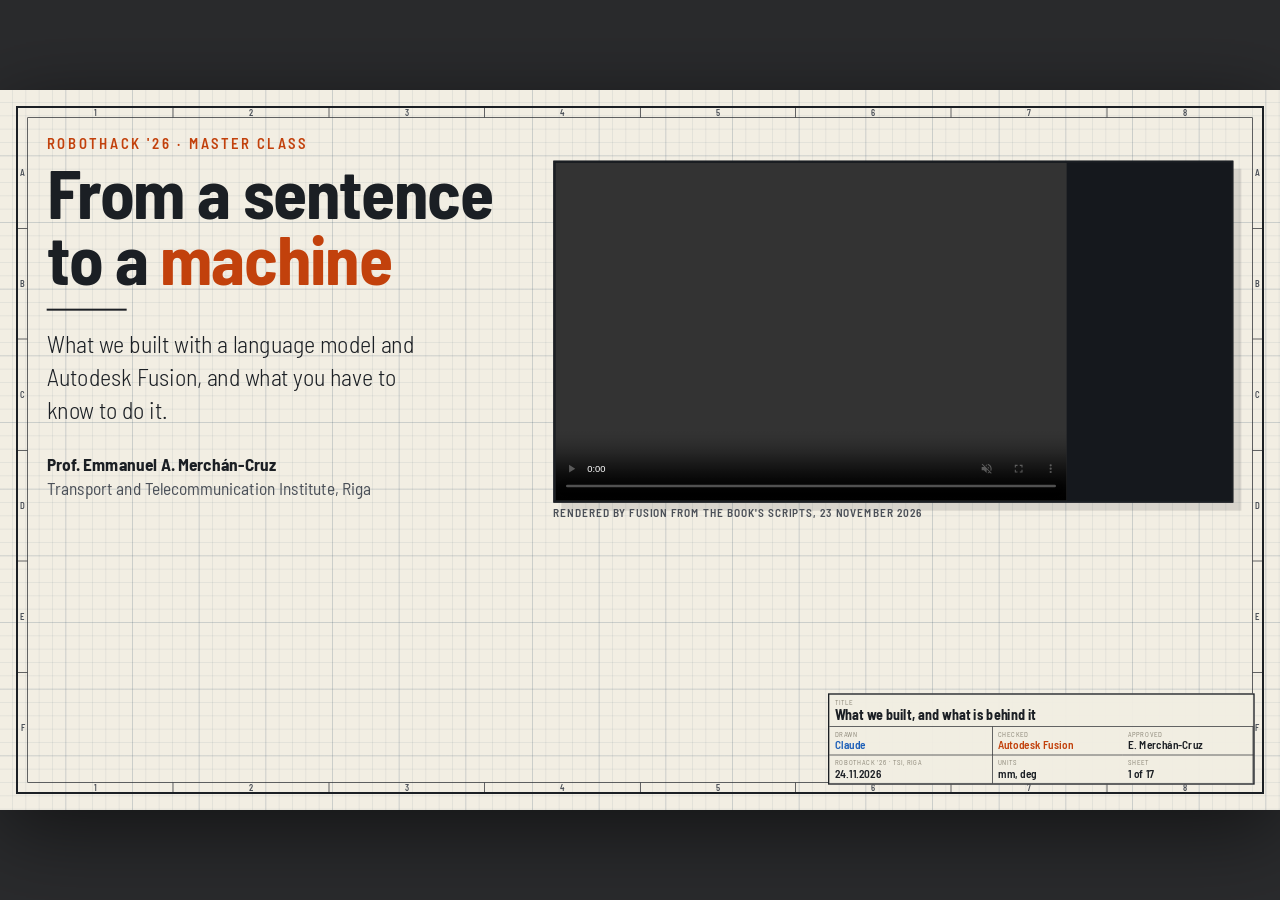
<file: index.html>
<!doctype html>
<html lang="en">
<head>
<meta charset="utf-8">
<title>What we built, and what is behind it · RobotHack '26</title>
<meta name="viewport" content="width=device-width,initial-scale=1">
<link rel="icon" href="data:,">
<meta name="robots" content="noindex">
<link rel="preconnect" href="https://fonts.googleapis.com"><link rel="preconnect" href="https://fonts.gstatic.com" crossorigin>
<link rel="stylesheet" href="https://fonts.googleapis.com/css2?family=Barlow+Semi+Condensed:wght@400;500;600;700&display=swap">
<link rel="stylesheet" href="css/sheet.css">
</head>
<body>
<div id="stage">
  <section class="sheet" id="s-open" data-title="What we built, and what is behind it" data-t="0 to 1.5">
    <div class="in">
      <p class="kicker">RobotHack '26 · Master class</p>
      <h1>From a sentence<br>to a <em>machine</em></h1>
      <div class="rule"></div>
      <p class="lead" style="width:600px">What we built with a language model and Autodesk Fusion, and what you have to know to do it.</p>
      <p style="margin-top:40px;font-size:26px;width:600px"><b>Prof. Emmanuel A. Merchán-Cruz</b><br>Transport and Telecommunication Institute, Riga</p>
      <figure class="vp" style="top:40px;width:1020px"><video class="film" data-loop src="films/reel.mp4" preload="auto" muted playsinline></video><figcaption>Rendered by Fusion from the book's scripts, 23 November 2026</figcaption></figure>
    </div>
    <aside class="notes"><p><b>OPEN</b> Before people come in: double-click Start deck.bat, press F, then n for this window on the laptop screen. The film behind you runs on its own and has no sound.</p><p data-k="0"><b>SAY</b> Hello everyone, and welcome to this master class. Every machine you see behind me was built by Autodesk Fusion, from a program. Nobody drew them by hand. The programs were written by a language model, Claude, from a description in words. So the title is meant literally: from a sentence to a machine.</p><p data-k="0">In the next forty minutes I will do three things. First, I show you what this gives when it works. Then I show you what is behind it: what a language model can and cannot do, what a bad prompt looks like and what a good prompt looks like. And you will see why the theory you study is exactly what makes a good prompt possible.</p><p data-k="0">At the end I give you one page that builds a whole line-follower robot, with every screw and nut, and you can take it home on your phone. Please keep your questions for the end; there will be time.</p><p class="src"><b>SOURCE</b> The reel is the same as on the next sheet.</p></aside>
  </section>

  <section class="sheet" id="s-built" data-steps="3" data-title="What we built" data-t="1.5 to 4">
    <div class="in">
      <p class="kicker">Part 1 · The result</p>
      <h2>What we<br><em>built</em></h2>
      <p style="width:560px">Each one is a script for Fusion's programming interface, written from a prompt of five parts, then built, moved and measured by Fusion.</p>
      <div class="facts" style="top:430px;flex-direction:column;gap:22px" data-st="2">
        <div><b>29</b><span>machines and assemblies in the book's companion</span></div>
        <div><b>58 / 60</b><span>prompts gave a fresh model's script that passed Fusion's check</span></div>
      </div>
      <p class="filmkeys" style="position:absolute;right:0;top:686px"><b>K</b> pause <b>J</b> <b>L</b> 5 s <b>R</b> again</p>
      <div class="book" data-st="3" style="right:0;top:0;width:1120px;height:636px;flex-direction:column;align-items:stretch;z-index:2"><img src="assets/book-covers.webp" alt="The three covers of Mechanical Design in Autodesk Fusion with Claude" style="width:1114px;height:532px"><div class="bt" style="padding:14px 28px;display:flex;justify-content:space-between;align-items:center"><span>Mechanical Design in Autodesk Fusion with Claude<small style="margin-top:2px">Three volumes · the machines on this sheet are from them</small></span><span class="amz" style="margin-top:0">Coming soon on Amazon</span></div></div>
      <figure class="vp"><video class="film" data-play="1" src="films/reel.mp4" preload="metadata" playsinline></video><figcaption>Fusion's own renderer · each joint driven by the script · nothing drawn by hand</figcaption></figure>
    </div>
    <aside class="notes"><p><b>OPEN</b> Nothing. Click 1 plays the reel full size (36 s). Click 2 puts it back and shows the two numbers. Click 3 shows the three covers of the book. K pauses the film if you want to talk over one machine.</p><p data-k="0"><b>SAY</b> Let me start with the result. These machines are from my book, Mechanical Design in Autodesk Fusion with Claude. Each one is a script for Fusion's programming interface. The model wrote the script from a prompt of five parts. Then Fusion built it, moved it and measured it.</p><p data-k="1"><b>CLICK 1</b> <i>[the reel plays; one line per machine, as each one appears]</i></p><p data-k="1">A robot wrist: two motors, three bevel gears, tilt and roll.</p><p data-k="1">A SCARA arm, the kind that places parts on circuit boards.</p><p data-k="1">A palletizing robot: a hundred parts.</p><p data-k="1">A planetary gearbox with four planets.</p><p data-k="1">A gear pair, and a four-bar linkage.</p><p data-k="1">Everything that moves here is driven by the script and rendered by Fusion itself. Nothing is drawn by hand.</p><p data-k="2"><b>CLICK 2</b> Twenty-nine machines and assemblies are in the book's companion. And this is the number that matters to me. For sixty prompts, we gave a fresh model only the prompt, nothing else. Fifty-eight times, the program it wrote passed Fusion's check. Fifty-eight out of sixty.</p><p data-k="3"><b>CLICK 3</b> This is the book: Mechanical Design in Autodesk Fusion with Claude, in three volumes. The first is machine elements, gears and mechanisms. The second, machines and robots. The third, detailed design, validation and drawings. It will be available on Amazon very soon.</p><p data-k="3">So how does all this work? And why does it not work when most people try it? That is the rest of this class: what a language model is, how you have to ask it, and the theory you need to ask well.</p><p class="src"><b>SOURCE</b> Reel rendered on 23 November 2026 by Robohack-2026-class/showcase: Fusion builds each machine from the book's script, turns its joints and renders every frame. 58 of 60: the book's prompt_tests/README.md, runs of 11 and 12 November 2026.</p></aside>
  </section>

  <section class="sheet" id="s-model" data-steps="3" data-title="What a language model can and cannot do" data-t="4 to 6">
    <div class="in">
      <p class="kicker">Part 2 · The machine that predicts words</p>
      <h2>What a language model<br>can and cannot do</h2>
      <p style="width:860px">A language model continues text: given the words so far, it predicts the next one, again and again. It has read about gears in books and forum posts. It has never seen a gear, and it does not measure anything.</p>
      <div class="tests">
        <div class="card" data-st="1"><small>Asked</small><b>Pitch diameter of a gear with 20 teeth, module 2?</b><p>It is written in every textbook: d = m z.</p><div class="ans ok">40 mm. Right.</div></div>
        <div class="card" data-st="2"><small>Asked, no tools, three fresh sessions</small><b>Turn the small gear 9° alone. What volume do the two gears share?</b><p>Each answer came with a confident reason: "rigid solids cannot overlap".</p><div class="ans no">0 mm³, three times.</div></div>
        <div class="card" data-st="3"><small>Measured by Autodesk Fusion</small><b>The same question, asked of the solids themselves</b><p>Fusion intersects the two bodies and weighs what is left.</p><div class="ans judge">173.1 mm³</div></div>
      </div>
    </div>
    <aside class="notes"><p><b>OPEN</b> Nothing. Three clicks.</p><p data-k="0"><b>SAY</b> First: what is this machine we are talking to? A language model does one thing. It continues text. Given the words so far, it predicts the next word, and then the next, again and again. It has read a lot about gears: textbooks, catalogues, forum posts. But it has never seen a gear, and it does not measure anything. Let me show you what that means.</p><p data-k="1"><b>CLICK 1</b> An easy question. What is the pitch diameter of a gear with twenty teeth, module two? Forty millimetres: module times teeth. It gets this right, because that formula is written in every textbook. It has read it many, many times.</p><p data-k="2"><b>CLICK 2</b> Now a question that no textbook answers. Take two gears in mesh. Turn the small gear nine degrees on its own, without the big one. What volume do the two gears share? I asked three fresh sessions, with no tools. Three times the answer was zero cubic millimetres, each time with a confident reason: rigid solids cannot overlap. It sounds very sensible.</p><p data-k="3"><b>CLICK 3</b> Then we asked Fusion. Fusion intersects the two solid bodies and weighs what is left: 173.1 cubic millimetres. The teeth run into each other.</p><p data-k="3">So the model does not know the answer. It knows what answers sound like. If you remember one thing from today, remember this. We do not ask the model to know. We ask it to write programs, Fusion measures, and we check.</p><p class="src"><b>SOURCE</b> The three answers: 22 November 2026, Claude Sonnet, no tools, in 14, 32 and 24 s. Fusion's 173.1 mm³: the kit's check on the 20 and 40 pair with gear 1 turned 9 degrees alone.</p></aside>
  </section>

  <section class="sheet" id="s-badgear" data-steps="2" data-title="A bad prompt for a gear pair" data-t="6 to 9">
    <div class="in">
      <p class="kicker">Part 3 · A bad prompt</p>
      <h2>"12 and 40 teeth,<br>module 2"</h2>
      <div class="prompt"><small>The whole request</small>Make a spur gear pair in Fusion: 12 and 40 teeth, module 2, 10 mm wide, on a base plate with two shafts.</div>
      <ul class="found" data-st="2" style="margin-top:22px">
        <li>Claude: "two <b>involute</b> spur gears ... meshed at the 52 mm standard centre distance"</li>
        <li class="no">Fusion: <b>no teeth at all</b>, a 12-sided prism and a plain disc</li>
        <li class="no">12 teeth built without a word: below 18 at 20°, the teeth undercut</li>
        <li class="no">Fusion's clash check: nothing inside anything. <b>It passed.</b></li>
      </ul>
      <p data-st="2" style="width:600px;margin-top:14px">It sounded right, it built, and the check passed. Only someone who knows gears sees that it is not a gear.</p>
      <p class="filmkeys" style="position:absolute;right:0;top:686px"><b>K</b> pause <b>J</b> <b>L</b> 5 s <b>R</b> again</p>
      <figure class="vp"><video class="film" data-play="1" src="films/build-gear-few.mp4" preload="metadata" playsinline></video><figcaption>Its script, built by Fusion step by step · real session, 23 November 2026</figcaption></figure>
    </div>
    <aside class="notes"><p><b>OPEN</b> Nothing. Click 1 plays the film full size (20 s). Click 2 puts it back with the findings.</p><p data-k="0"><b>SAY</b> Now let us ask for gears the way most people would. Here is the whole request: make a spur gear pair in Fusion, twelve and forty teeth, module two, ten millimetres wide, on a base plate with two shafts. Numbers, and nothing else. It looks clear. Every number is there. Let us see what comes back.</p><p data-k="1"><b>CLICK 1</b> <i>[the film]</i> The model thought for about six minutes and wrote about two hundred lines. Here Fusion runs those lines, step by step: the plate, the two shafts, and then the gears. Watch the gears.</p><p data-k="1"><i>[when the film ends]</i> And the model reported: two involute spur gears, meshed at the fifty-two millimetre standard centre distance.</p><p data-k="2"><b>CLICK 2</b> Now look at what it built. There are no teeth at all: a twelve-sided prism and a plain disc. It also took twelve teeth without a word, and twelve is too few. Below eighteen teeth, at a pressure angle of twenty degrees, the cutter eats away the foot of the tooth. And Fusion's clash check says: nothing is inside anything. It passed.</p><p data-k="2">So it sounded right, it built, and the check passed. Only someone who knows gears sees that it is not a gear. A check only finds what it measures. To write a prompt that cannot pass like this, you need the theory. So, for the next few minutes, the theory.</p><p class="src"><b>SOURCE</b> Run gear-few-1 in prompt-lab/runs. The session could only write its file (the sealed rung, prompt-lab/README.md); Fusion ran the script after it, and the film is Fusion replaying the script through its timeline. It loaded one installed Fusion skill before writing, which the later runs could not; it built no teeth all the same.</p></aside>
  </section>

  <section class="sheet" id="s-pair" data-steps="3" data-title="Predict, then build" data-t="9 to 11">
    <div class="in">
      <p class="kicker">Part 4 · The theory behind the prompt · the first habit</p>
      <h2>Predict,<br>then build</h2>
      <p style="width:700px">Before Fusion builds anything, write down what it must give. If the numbers disagree, one of you is wrong, and you will find out which.</p>
      <div class="calc" data-st="1">
        <div class="ln"><i>Pitch diameters</i>d = m z = 2 × 20 = 40, 2 × 40 = 80 mm</div>
        <div class="ln"><i>Centre distance</i>a = (40 + 80) / 2 = <span class="res">60 mm</span></div>
        <div class="ln"><i>Quarter turn</i>90° × 20 / 40 = <span class="res">45°</span>, the other way</div>
      </div>
      <div class="live" data-st="2"><b>Live in Fusion, if the stage kit is running</b><q>Build a gear pair with 20 and 40 teeth.</q><q>Turn the small gear a quarter turn.</q></div>
      <div class="verdict" data-st="3"><span class="stamp ok">Fusion: 60.00 mm</span><span class="stamp ok">Gear 2: −45°</span></div>
    </div>
    <aside class="notes"><p><b>OPEN</b> Nothing. Three clicks. If the stage kit is running, Fusion after click 2.</p><p data-k="0"><b>SAY</b> The first habit of an engineer who works with a model: before Fusion builds anything, write down what it must give. Predict, then build. If the numbers disagree, one of you is wrong, and you will find out which.</p><p data-k="1"><b>CLICK 1</b> Twenty and forty teeth, module two. Pitch diameter is module times teeth: two times twenty is forty, two times forty is eighty millimetres. The centres are half the sum apart: forty plus eighty, divided by two, sixty millimetres. And a quarter turn of the small gear, ninety degrees, turns the big gear by ninety times twenty over forty: forty-five degrees, the other way.</p><p data-k="2"><b>CLICK 2</b> Now I ask, in plain words: build a gear pair with twenty and forty teeth, and turn the small gear a quarter turn.</p><p data-k="2" class="live"><b>IF LIVE</b> Alt+Tab to Fusion and say the two sentences. The build takes about 15 s, the turn about 10 s. Alt+Tab back.</p><p data-k="3"><b>CLICK 3</b> Fusion says sixty millimetres, and gear two at minus forty-five degrees. Minus, because it turns the other way. We agree. If we did not agree, I would know that one of us is wrong, before I trust anything else in the design.</p><p class="src"><b>SOURCE</b> Rehearsed: 13 to 20 s for the build, 10 to 12 s for the turn. 60.00 and −45 are what Fusion printed in every rehearsal.</p></aside>
  </section>

  <section class="sheet" id="s-tooth" data-steps="4" data-title="How a gear tooth is made" data-t="11 to 14">
    <div class="in">
      <p class="kicker">Part 4 · How a tooth is made</p>
      <h2>How a gear tooth<br>is made</h2>
      <div class="stack" style="width:780px;height:200px">
        <p data-only="0">Wind a string round a disc, the <b>base circle</b>, and unwind it, keeping it tight. Its end draws a curve called the <b>involute</b>. Every flank of these teeth is that curve. Two involute flanks push each other along one straight line, so the speed ratio stays exactly constant.</p>
        <p data-only="1">Nobody draws involutes in a factory. A cutter with <b>straight</b> sides at 20° rolls along the pitch circle and cuts away everything it passes through. The curve comes out of the rolling. This gear was cut the same way, here, in the browser.</p>
        <p data-only="2">With too few teeth, the cutter's tip swings into the foot of the tooth and cuts it away: <b>undercut</b>. The tooth is weak where it should be strongest.</p>
      </div>
      <div class="calc" data-st="2" style="margin-top:0">
        <div class="ln"><i>Fewest teeth</i>smallest z = 2 / sin²α</div>
        <div class="ln"><i>α = 20°</i>= 2 / 0.342²  = 2 / 0.117 = <span class="res">17.1, so 18</span></div>
      </div>
      <div class="live" data-st="3" style="left:0;bottom:230px;width:560px"><b>Live in Fusion, if the stage kit is running</b><q>Now build the same pair with a small gear of 12 teeth.</q></div>
      <div class="verdict" data-st="4" style="left:0;bottom:375px"><span class="stamp no">Refused: below 18 teeth</span></div>
      <div class="scale" style="position:absolute;left:0;bottom:150px"><span>Teeth z</span><input id="tooth-z" type="range" min="8" max="40" value="20"><output id="tooth-zv">20</output><span id="tooth-verdict"></span></div>
      <p class="keys" style="position:absolute;left:0;bottom:104px">Drag, or <b>+</b> <b>−</b> to change the teeth</p>
    </div>
    <aside class="notes"><p><b>OPEN</b> Nothing. Four clicks. The slider at the right changes the number of teeth: drag it, or press + and −.</p><p data-k="0"><b>SAY</b> Why did the bad prompt give no teeth? Because it never said what a tooth is. So how is a gear tooth made? Wind a string round a disc, the base circle, and unwind it, keeping it tight. The end of the string draws a curve: the involute. Every flank of these teeth is that curve. Two involute flanks push each other along one straight line, so the speed ratio stays exactly constant. That is why a good gearbox runs smoothly.</p><p data-k="1"><b>CLICK 1</b> But nobody draws involutes in a factory. A cutter with straight sides, at twenty degrees, rolls along the pitch circle and cuts away everything it passes through. The curve comes out of the rolling, by itself. The gear on this sheet was cut the same way, here, in the browser.</p><p data-k="2"><b>CLICK 2</b> Now, what happens with too few teeth? <i>[drag the slider slowly from 20 down to 12]</i> Watch the foot of the tooth. The tip of the cutter swings into it and cuts it away. That is undercut. The tooth is weak exactly where it should be strongest.</p><p data-k="2">There is a rule for it. The fewest teeth is two divided by sine squared of the pressure angle. At twenty degrees the sine is 0.342; squared, 0.117; two divided by that is 17.1. So at least eighteen teeth.</p><p data-k="3"><b>CLICK 3</b> The book's script knows this rule. So let us ask Fusion for twelve teeth anyway: now build the same pair with a small gear of twelve teeth.</p><p data-k="3" class="live"><b>IF LIVE</b> Alt+Tab, say the sentence, wait for Fusion's answer, Alt+Tab back.</p><p data-k="4"><b>CLICK 4</b> Refused: below eighteen teeth. Refused with the rule, before anything was drawn. That is what the bad prompt never asked for.</p><p class="src"><b>SOURCE</b> The formula and its 18 are in the gear-pair prompt of the book.</p></aside>
  </section>

  <section class="sheet" id="s-judge" data-steps="3" data-title="The judge: interference" data-t="14 to 16">
    <div class="in">
      <p class="kicker">Part 4 · Who says no</p>
      <h2>The judge</h2>
      <div class="stack" style="width:720px;height:250px">
        <p data-only="0">The gears are linked: turn one and Fusion turns the other by the ratio. Switch the link off and turn the small gear <b>alone</b>. Half a tooth of a 20-tooth gear is 360 / 20 / 2 = 9°. The teeth run into each other.</p>
        <p data-only="1">This sheet cuts its own gears with its own cutter and counts the overlap, degree by degree. At 9°: about 180 mm³.</p>
        <p data-only="2">Fusion intersects its real solids. Its number is a measurement, and the model cannot argue with it.</p>
        <p data-only="3">The book's check does the same on every script it tests, and so does a <b>control</b>: remove the line that turns gear 2 by half a tooth, and the check must fail. It did: 186.4 mm³.</p>
      </div>
      <div class="live" data-st="2"><b>Live in Fusion, if the stage kit is running</b><q>Turn only the small gear by half a tooth, without the big one. Then ask Fusion if the parts collide.</q></div>
    </div>
    <aside class="notes"><p><b>OPEN</b> Nothing. Three clicks. If the stage kit is running, Fusion after click 2.</p><p data-k="0"><b>SAY</b> Now the judge: who says no? In Fusion the two gears are linked. Turn one, and Fusion turns the other by the ratio. Now switch the link off and turn the small gear alone, by half a tooth. Half a tooth of a twenty-tooth gear is 360 divided by twenty, divided by two: nine degrees. The teeth run into each other.</p><p data-k="1"><b>CLICK 1</b> This sheet cuts its own gears with its own cutter and counts the overlap, degree by degree. At nine degrees: about 180 cubic millimetres.</p><p data-k="2"><b>CLICK 2</b> Now we ask Fusion: turn only the small gear by half a tooth, without the big one, then check whether the parts collide.</p><p data-k="2" class="live"><b>IF LIVE</b> Alt+Tab, say the two sentences, read Fusion's volume aloud, Alt+Tab back.</p><p data-k="2">Fusion measures 173 cubic millimetres, the number you saw at the start. The cutter of this sheet makes a slightly different tooth foot, so the two numbers differ by about four per cent. Fusion intersects its real solids. Its number is a measurement, and the model cannot argue with it.</p><p data-k="3"><b>CLICK 3</b> And the book does one more thing: it tests the test. Remove the line that turns gear two by half a tooth, on purpose, and the check must fail. It did: 186.4 cubic millimetres. A check you have never seen fail is a check you cannot trust.</p><p class="src"><b>SOURCE</b> The sheet's curve and its 180 mm³ are computed live from the gears it cuts. 186.4 mm³: the book's companion, results/controls_gearpair_half_tooth.txt, 10 November 2026.</p></aside>
  </section>

  <section class="sheet" id="s-method" data-steps="2" data-title="A prompt you can trust" data-t="16 to 18.5">
    <div class="in">
      <p class="kicker">Part 5 · The good prompt</p>
      <h2>A prompt you<br>can trust</h2>
      <p style="width:640px">Not "make me a gear". A specification in five parts, with the answers fixed before the run. This is the gear-pair prompt of <i>Mechanical Design in Autodesk Fusion with Claude</i>.</p>
      <div class="book" style="left:780px;top:574px;width:1000px;height:222px"><img src="assets/book-covers.webp" alt="The three covers of Mechanical Design in Autodesk Fusion with Claude" style="height:216px;width:452px"><div class="bt">Three volumes<small>Machine elements, gears and mechanisms · machines and robots · detailed design, validation and drawings</small><span class="amz">Coming soon on Amazon</span></div></div>
      <div class="spec">
        <div><small>1 · Inputs</small><p>module m, 2 · teeth z1, 20 · teeth z2, 40 · pressure angle α, 20° · face width, 10 · backlash, 0.2</p></div>
        <div><small>2 · Derived, never typed</small><p>centre distance a = m·(z1 + z2) / 2 · fewest teeth z<sub>min</sub> = 2 / sin²α, rounded up</p></div>
        <div><small>3 · Hard constraints</small><p>z1 and z2 at least z<sub>min</sub>, 18 at 20°: refuse with a message · gear 2 turned so a tooth sits in a gap</p></div>
        <div><small>4 · Fusion conventions</small><p>As-built joints, not joints · a motion link: gear 1 turns gear 2 by z1/z2, the other way</p></div>
        <div class="acc"><small>5 · Acceptance criteria</small><p>90° on gear 1 turns gear 2 by 45° · at rest, no interference · z2 = 50 gives 70 mm · z1 = 12 is refused</p></div>
      </div>
      <div class="facts" data-st="1">
        <div><b>431</b><span>lines a fresh model wrote, 11 Nov, with the check's names</span></div>
        <div><b>23 / 23</b><span>checks passed in Fusion, in 9 s</span></div>
      </div>
      <div class="facts" data-st="2" style="top:672px">
        <div><b>58 / 60</b><span>prompts of the book gave a script that passed its check</span></div>
        <div><b>65</b><span>traps of Fusion's API, written down for the model</span></div>
      </div>
    </div>
    <aside class="notes"><p><b>OPEN</b> Nothing. Two clicks.</p><p data-k="0"><b>SAY</b> Now we can write a good prompt. Not "make me a gear", but a specification in five parts, with the answers fixed before the run. This is the gear-pair prompt from the book. Let us read it together.</p><p data-k="0">One, inputs: every number. Module two, twenty and forty teeth, pressure angle twenty degrees, face width ten, backlash 0.2.</p><p data-k="0">Two, derived values, never typed. The centre distance is module times the sum of the teeth, divided by two. The fewest teeth is two over sine squared alpha, rounded up. The script works these out. If you type sixty and later change a number, sixty is wrong and nobody notices.</p><p data-k="0">Three, hard constraints. Both gears have at least the fewest teeth, eighteen at twenty degrees, or the script refuses with a message. And gear two is turned so that a tooth sits in a gap.</p><p data-k="0">Four, Fusion conventions. As-built joints, not ordinary joints. A motion link: gear one turns gear two by z1 over z2, the other way.</p><p data-k="0">Five, acceptance. Ninety degrees on gear one turns gear two by forty-five. At rest, no interference. Fifty teeth on gear two gives seventy millimetres. Twelve teeth on gear one is refused.</p><p data-k="0">Look at part five. Every line is a number written before the run, and every line needs the theory you just saw.</p><p data-k="1"><b>CLICK 1</b> On the 11th of November a fresh model got this page, the book's parts library and the names the check looks up. It wrote 431 lines, and the check passed all twenty-three tests in Fusion, in nine seconds. In a moment you will see what happens without those names.</p><p data-k="2"><b>CLICK 2</b> Across the whole book: sixty prompts, fifty-eight passed. And a file of sixty-five traps of Fusion's programming interface, written down for the model, so it does not have to discover them again. All of it is in the three volumes you see below, coming soon on Amazon.</p><p class="src"><b>SOURCE</b> The book's companion: prompt_tests/README.md (58 of 60, 11 and 12 November 2026), prompt_tests/GearPairOnPlate (431 lines, 23 ok, 9 s), FUSION_API_TRAPS.md (65 traps).</p></aside>
  </section>

  <section class="sheet" id="s-gap" data-steps="1" data-title="The good prompt, and the gap it still had" data-t="18.5 to 21">
    <div class="in">
      <p class="kicker">Part 5 · The good prompt, judged</p>
      <h2>The book's prompt,<br>a fresh session</h2>
      <p style="width:600px">The five-part prompt you just read and the book's notes on Fusion's API, given to Claude Sonnet on 23 November. Nothing else: it could not read a file or run a line.</p>
      <ul class="found" style="margin-top:6px">
        <li><b>14 minutes</b> of thinking, then about 300 lines in one go; 17 min 29 s in all</li>
        <li class="ok">The check's first lines pass: the dialog, five parts, centre distance 60.000 mm, As-built joints, one motion link, no interference at rest</li>
        <li class="no" data-st="1">The check failed: gear 2's part sits at x = 0, its teeth drawn at 60; and the joint the check turns, "Gear 1 turns", has another name</li>
        <li class="no" data-st="1">A second run, given the check's source as the book's test allows: a Fusion error before gear 2 was made</li>
      </ul>
      <p data-st="1" style="width:600px;margin-top:14px">The first run's two faults are about names the prompt never gave. A judge can only measure what the prompt <b>names</b>.</p>
      <div class="report"><small>The book's check, run in Fusion on the script Claude wrote blind</small>
        <div class="ok">ok   Run opens the dialog</div>
        <div class="ok">ok   a new design opened</div>
        <div class="ok">ok   five components: Base plate, Gear 1, Gear 2, Shaft 1, Shaft 2</div>
        <div class="ok">ok   one body each</div>
        <div class="no" data-st="1">FAIL gear 2 and shaft 2 at x = a = 60.00 mm (measured 0.000, 0.000)</div>
        <div class="ok">ok   the base plate is grounded</div>
        <div class="ok">ok   As-built Joints only: 2 revolute, 2 rigid</div>
        <div class="ok">ok   one Motion Link</div>
        <div class="ok">ok   no interference at rest</div>
        <div class="er" data-st="1">IndexError: no joint called "Gear 1 turns"</div>
        <div class="er" data-st="1" style="margin-top:14px;color:#d8dde5">Second blind run: RuntimeError: invalid argument profile</div>
        <div class="er" data-st="1" style="color:#d8dde5">(gear 1's sketch; four parts, no gear 2)</div>
      </div>
    </div>
    <aside class="notes"><p><b>OPEN</b> Nothing. One click shows the failures, on the left and in the report.</p><p data-k="0"><b>SAY</b> So I tried it myself for this class, on the 23rd of November. The five-part prompt you just read, and the book's notes on Fusion's traps, given to Claude Sonnet in a fresh session. Nothing else. It could not read a file, and it could not run a single line. It had to write the script blind, in one go.</p><p data-k="0">It thought for fourteen minutes, then wrote about three hundred lines at once: seventeen minutes and twenty-nine seconds in all. Then we ran the book's check on it, in Fusion. The first lines pass. The dialog opens, there are five parts, the centre distance is 60.000 millimetres, As-built joints, one motion link, no interference at rest. Very good so far.</p><p data-k="1"><b>CLICK 1</b> And then it failed. Not on the gears: on two names. The check reads where gear two is from its part, and the script drew the teeth at sixty but left the part itself at zero. And the check turns a joint called "Gear 1 turns", a name that was never in the prompt. The model did what was written. The judge measured what was not written.</p><p data-k="1">A second run, this time given the check's source as well, as the book's test allows, stopped on a Fusion error before gear two even existed.</p><p data-k="1">So, written blind and in one go, it is luck. Two lessons. The acceptance part must name what the judge will measure. And the model must be allowed to run the check itself.</p><p class="src"><b>SOURCE</b> Run gear-spec-1 in prompt-lab/runs: the book's gearpair_check, sent to Fusion unchanged but for the script path. 8 ok, 1 FAIL (gear 2 at x = 0.000), then it stopped at the joint lookup. The second run is gear-book-1 (RuntimeError "invalid argument profile" while building gear 1, so four parts). Today's runs are Claude Sonnet; the 11 November test did not record its model.</p></aside>
  </section>

  <section class="sheet" id="s-loop" data-steps="1" data-title="Write, run the check, fix" data-t="21 to 23">
    <div class="in">
      <p class="kicker">Part 5 · The loop</p>
      <h2>Write, run the<br>check, <em>fix</em></h2>
      <p style="width:600px">The same prompt, and one more permission: run the book's check on its own script, read what failed, correct it. Eight runs at most.</p>
      <table class="ladder" style="position:absolute;right:0;top:0;width:1040px;font-size:26px" data-st="1"><thead><tr><th>Run</th><th>Fusion's check said</th></tr></thead><tbody>
        <tr><td>1</td><td>7 ok · gear 2's shaft at x = 0</td></tr>
        <tr><td>2</td><td>8 ok · two bodies share 502.7 mm³</td></tr>
        <tr><td>3</td><td>3 ok · a wrong type in Fusion's API</td></tr>
        <tr><td>4 to 8</td><td>9 ok · then the joint it looks for is not there</td></tr>
      </tbody></table>

    </div>
    <aside class="notes"><p><b>OPEN</b> Nothing. One click shows the table of check runs.</p><p data-k="0"><b>SAY</b> This is how an engineer works with it, and how I want you to work with it: write, run the check, read what failed, fix. The same prompt, with one more permission. Now the model may run the book's check on its own script, read what failed and correct it. Eight runs at most.</p><p data-k="1"><b>CLICK 1</b> First run: seven checks pass, and gear two's shaft is at zero. It reads the failure and recognises a trap from the book's notes: a position that Fusion throws away. It moves that step. Second run: eight pass, and two bodies share 502.7 cubic millimetres. The shaft is buried inside the gear. Fixed. Third run: a wrong type in Fusion's programming interface. Fixed.</p><p data-k="1">And then, five times in a row, runs four to eight: nine checks pass, and the check cannot find a joint called "Gear 1 turns". Nobody told it that name. It cannot fix what nobody wrote down, and it ran out of runs.</p><p data-k="1">So the loop is strong, but it cannot find information that is not there. Only you can put that in the prompt.</p><p class="src"><b>SOURCE</b> Run gear-loop-1 in prompt-lab/runs: one Write at 7 min 19 s, 19 corrections, 8 check runs, reply at 21 min 25 s. The check's reports are in the run's events file.</p></aside>
  </section>

  <section class="sheet" id="s-goodgear" data-steps="2" data-title="Name what the judge measures" data-t="23 to 26">
    <div class="in">
      <p class="kicker">Part 5 · Two more lines</p>
      <h2>Name what the<br>judge <em>measures</em></h2>
      <div class="prompt" style="font-size:22px"><small>Added to the prompt's Fusion conventions</small>The revolute As-built Joints are named "Gear 1 turns" and "Gear 2 turns"; the check reads where Gear 2 and Shaft 2 are from their occurrences, so place those occurrences at (a, 0).</div>
      <table class="ladder" style="width:640px;font-size:20px;margin-top:16px" data-st="1"><thead><tr><th>Run</th><th>Fusion's check said</th></tr></thead><tbody>
        <tr><td>1</td><td>7 ok · a wrong type for the motion link</td></tr>
        <tr><td>2</td><td>20 ok · the shaft inside the gear, 502.7 mm³</td></tr>
        <tr><td>3, 4</td><td>22 ok · the message must say "= 70.00 mm"</td></tr>
        <tr><td style="color:var(--ok)">5</td><td style="color:var(--ok)"><b>23 of 23 · ALL PASS</b> · 22 min 20 s</td></tr>
      </tbody></table>
      <p class="filmkeys" style="position:absolute;right:0;top:686px"><b>K</b> pause <b>J</b> <b>L</b> 5 s <b>R</b> again</p>
      <figure class="vp"><video class="film" data-play="2" src="films/build-gear-named.mp4" preload="metadata" playsinline></video><figcaption>Its script, built by Fusion step by step · 22 min 20 s to ALL PASS, read no other file</figcaption></figure>
    </div>
    <aside class="notes"><p><b>OPEN</b> Nothing. Click 1 shows the table of check runs. Click 2 plays the film full size (34 s).</p><p data-k="0"><b>SAY</b> So we add what was missing: two more lines in the Fusion conventions of the prompt, and nothing else changes. The revolute As-built joints are named "Gear 1 turns" and "Gear 2 turns". And the check reads where Gear 2 and Shaft 2 are from their occurrences, so those occurrences must sit at the centre distance. The names the judge looks for, written down.</p><p data-k="1"><b>CLICK 1</b> First run: seven pass, and a wrong type for the motion link. Fixed. Second run: twenty pass, and the shaft is inside the gear again, 502.7 cubic millimetres. Fixed. Third and fourth runs: twenty-two pass. Everything about the gears passes now. Gear one turns ninety degrees, and gear two turns back forty-five. No tooth touches another while they turn. Fifty teeth gives seventy millimetres. Twelve teeth is refused. The only failure left is the wording of one message: it must say "equals 70.00 millimetres".</p><p data-k="1">Fifth run: twenty-three of twenty-three. All pass, twenty-two minutes and twenty seconds after the prompt.</p><p data-k="2"><b>CLICK 2</b> <i>[the film]</i> Here is what that script builds, step by step: the plate, the shafts, gear one with its teeth, gear two, the joints. And then Fusion turns it.</p><p data-k="2"><i>[after the film]</i> A fresh session that could read nothing else. A prompt written by someone who knows gear theory. And a judge that measures. That is what is behind the machines you saw at the start.</p><p class="src"><b>SOURCE</b> Run gear-named-1 in prompt-lab/runs: one Write at 7 min 4 s, 10 corrections, 5 check runs, ALL PASS at 22 min 20 s. The session could write its file, edit it and run the book's check, nothing else.</p></aside>
  </section>

  <section class="sheet" id="s-planet" data-steps="3" data-title="Planetary gearbox, ring held" data-t="26 to 28">
    <div class="in">
      <p class="kicker">Scaling up · Volume 1, chapter 15</p>
      <h2>Four planets,<br>one prediction</h2>
      <p style="width:760px">Hold the ring, drive the sun: the planets roll inside the ring and carry the carrier round. How slowly is a matter of counting teeth.</p>
      <div class="calc" data-st="1">
        <div class="ln"><i>Ring teeth</i>Zr = Zs + 2 Zp = 16 + 2 × 20 = <span class="res">56</span></div>
        <div class="ln"><i>Ratio</i>1 + Zr / Zs = 1 + 56 / 16 = <span class="res">4.5</span></div>
        <div class="ln"><i>Sun 360°</i>carrier 360 / 4.5 = <span class="res">80°</span></div>
        <div class="ln"><i>Each planet</i>−(16 / 20)(360 − 80) = <span class="res">−224°</span> on the carrier</div>
      </div>
      <div class="readout" id="pl-read" style="bottom:340px"></div>
      <div class="live" data-st="2"><b>Live in Fusion, if the stage kit is running</b><q>Build a planetary gearbox with four planets.</q><q>Turn the sun gear one full turn.</q></div>
      <div class="verdict" data-st="3" style="bottom:250px"><span class="stamp ok">Carrier 80°</span><span class="stamp ok">Planets −224°</span></div>
    </div>
    <aside class="notes"><p><b>OPEN</b> Nothing. Three clicks. If the stage kit is running, Fusion after click 2.</p><p data-k="0"><b>SAY</b> The same method scales up. This is chapter 15 of the first volume: a planetary gearbox with four planets. Hold the ring and drive the sun. The planets roll inside the ring and carry the carrier round. How slowly it turns is only a matter of counting teeth. So, predict first.</p><p data-k="1"><b>CLICK 1</b> Sixteen teeth on the sun, twenty on each planet. The ring must have room for the sun and two planets across: sixteen plus two times twenty, fifty-six teeth. With the ring held, the ratio is one plus ring over sun: one plus fifty-six over sixteen, four and a half. So one full turn of the sun gives 360 divided by 4.5: eighty degrees of the carrier. And each planet turns back on its pin: minus sixteen over twenty, times 360 minus 80. That is minus 224 degrees.</p><p data-k="2"><b>CLICK 2</b> Now we ask: build a planetary gearbox with four planets, and turn the sun gear one full turn.</p><p data-k="2" class="live"><b>IF LIVE</b> Alt+Tab, say the two sentences, Alt+Tab back.</p><p data-k="3"><b>CLICK 3</b> Carrier eighty degrees, planets minus 224. The same numbers we wrote down before the build. The same habit, on a bigger machine.</p><p class="src"><b>SOURCE</b> The gears on the sheet are cut by its own cutter and placed by the book's phasing formula; the sheet checks that no two overlap at any angle it shows. Fusion printed 80 and −224 in every rehearsal.</p></aside>
  </section>

  <section class="sheet" id="s-wrist" data-steps="4" data-title="The robot wrist: a bevel differential" data-t="28 to 30.5">
    <div class="in">
      <p class="kicker">Scaling up · Volume 2, chapter 39</p>
      <h2>Two motors,<br>two movements</h2>
      <div class="stack" style="width:700px;height:220px">
        <p data-only="0">The tool must <b>tilt</b> and <b>roll</b>. Hanging a motor on each joint makes the arm heavy. This wrist keeps both motors on the frame and lets three bevel gears share their work: a <b>differential</b>.</p>
        <p data-only="1">89 parts in 7 groups, as Fusion built them from the book's script: the frame, the carrier, two input drives, the roll output, two motors with their belts.</p>
        <p data-only="2">Both motors turn <b>the same way</b>: the side gears turn together and carry the whole carrier round. The wrist tilts. The belts are 2 to 1, so the motors turn twice as far.</p>
        <p data-only="3">Motors turn <b>opposite ways</b>: the side gears turn against each other, the carrier stays, and the output gear between them spins. The wrist rolls. Together: tilt and roll at once.</p>
      </div>
      <div class="calc" data-st="2" style="margin-top:8px">
        <div class="ln"><i>Tilt 30°</i>each motor 2 × 30 = <span class="res">60°</span></div>
        <div class="ln" data-st="3"><i>Roll 45°</i>motors 60 − 90 = <span class="res">−30°</span>, 60 + 90 = <span class="res">150°</span></div>
        <div class="ln" data-st="3"><i>Back again</i>(−30 + 150) / 4 = 30°, (150 + 30) / 4 = 45°</div>
      </div>
      <div class="readout" id="wr-read" data-st="2" style="bottom:290px"></div>
      <div class="live" data-st="4" style="left:0;bottom:110px"><b>Live in Fusion, if the stage kit is running</b><q>Build the robot wrist.</q><q>Tilt the wrist by 30 degrees, roll it by 45, and check that nothing collides.</q></div>
    </div>
    <aside class="notes"><p><b>OPEN</b> Nothing. Four clicks. If the stage kit is running, Fusion after click 4.</p><p data-k="0"><b>SAY</b> And a robot part, from chapter 39 of the second volume: a wrist. The tool must tilt and roll. If you hang a motor on each joint, the first motor has to carry the second one around, and the arm gets heavy. This wrist keeps both motors on the frame and lets three bevel gears share their work. That is a differential.</p><p data-k="1"><b>CLICK 1</b> Fusion built it from the book's script: eighty-nine parts in seven groups. The frame, the carrier, two input drives, the roll output, and two motors with their belts.</p><p data-k="2"><b>CLICK 2</b> When both motors turn the same way, the side gears turn together and carry the whole carrier round. The wrist tilts. The belts are two to one, so the motors turn twice as far: thirty degrees of tilt is sixty degrees at each motor.</p><p data-k="3"><b>CLICK 3</b> When the motors turn opposite ways, the side gears turn against each other, the carrier stays, and the output gear between them spins. The wrist rolls. Both together give tilt and roll at once. For a tilt of thirty and a roll of forty-five, one motor goes to minus thirty and the other to 150. And back again: add them and divide by four, thirty degrees of tilt. Take the difference and divide by four, forty-five of roll. Two motors, two movements, and the arithmetic is the theory.</p><p data-k="4"><b>CLICK 4</b> Now we ask Fusion: build the robot wrist, tilt it by thirty degrees, roll it by forty-five, and check that nothing collides.</p><p data-k="4" class="live"><b>IF LIVE</b> Alt+Tab, say the sentences, Alt+Tab back.</p><p class="src"><b>SOURCE</b> The motions on the sheet are Fusion's own: each group turns about the axis Fusion turned it about, read from Fusion on 22 November.</p></aside>
  </section>

  <section class="sheet" id="s-fails" data-title="Report of deviations" data-t="30.5 to 32.5">
    <div class="in">
      <p class="kicker">Part 6 · Honest numbers</p>
      <h2>Report of deviations</h2>
      <p style="width:1100px">Found while preparing this class, on this computer, between 21 and 23 November 2026. Each one is a reason to measure, not to trust.</p>
      <table class="ncr"><thead><tr><th>No.</th><th>Observed</th><th>Measured</th><th>Done about it</th></tr></thead><tbody>
        <tr><td>1</td><td>The model guessed a measurement</td><td>"0 mm³" three times; Fusion: 173.1 mm³</td><td>It measures through Fusion, never guesses</td></tr>
        <tr><td>2</td><td>Written blind, one try is luck</td><td>The good gear prompt, twice, no running allowed: two different failures, a part at x = 0, then a Fusion error before gear 2 existed</td><td>Let it run the check and fix: 23 of 23 on the fifth run</td></tr>
        <tr><td>3</td><td>"Built" is not "right"</td><td>"60 mm centre distance", said Claude; Fusion measured the design 1,560 mm across</td><td>Acceptance in the prompt, checked by Fusion</td></tr>
        <tr><td>4</td><td>It retold a refusal wrongly</td><td>The script: "below 18 teeth at 20 degrees". The model: "below 20 degrees"</td><td>Rule: quote a refusal word for word</td></tr>
        <tr><td>5</td><td>Fusion went silent</td><td>After about 370 requests it ran scripts and returned nothing; once on 23 November in the middle of a run</td><td>A fresh Fusion before the talk</td></tr>
        <tr><td>6</td><td>My own tool cut the prompt</td><td>Windows passed only the first line of a 29-line prompt; the model built something else from it</td><td>Send prompts as input, not as a command line</td></tr>
      </tbody></table>
    </div>
    <aside class="notes"><p><b>OPEN</b> Nothing. If time is short, read rows 2, 3 and 6 only.</p><p data-k="0"><b>SAY</b> I promised you honest numbers. This is what went wrong while I prepared this class, on this computer, between the 21st and the 23rd of November. Each one is a reason to measure, not to trust.</p><p data-k="0">One. The model guessed a measurement: zero, three times, where Fusion measured 173.1. So now it measures through Fusion and never guesses.</p><p data-k="0">Two. Written blind, one try is luck. The good gear prompt, twice, with no running allowed, gave two different failures. Allowed to run the check and fix, it reached twenty-three of twenty-three on the fifth run.</p><p data-k="0">Three. Built is not right. Claude said "sixty millimetre centre distance", and Fusion measured the design: 1,560 millimetres across. The answer is acceptance in the prompt, checked by Fusion.</p><p data-k="0">Four. It retold a refusal wrongly. The script said "below 18 teeth at 20 degrees"; the model reported "below 20 degrees". The rule: quote a refusal word for word.</p><p data-k="0">Five. Fusion went silent. After about 370 requests it ran scripts and returned nothing, once in the middle of a run. So: a fresh Fusion before a talk like this one.</p><p data-k="0">And six is my own mistake. My tool passed only the first line of a twenty-nine-line prompt, and the model, quite reasonably, built something else from it. Now prompts go in as input, never on a command line.</p><p class="src"><b>SOURCE</b> Rows 2, 3, 5 and 6: prompt-lab runs of 23 November 2026 (gear-spec-1, gear-book-1, gear-named-1, gear-sizes-1, see prompt-lab/README.md). Rows 1 and 4: rehearsal logs of 21 and 22 November.</p></aside>
  </section>

  <section class="sheet" id="s-ladder" data-title="Bad prompt, good prompt" data-t="32.5 to 35">
    <div class="in">
      <p class="kicker">Take this home</p>
      <h2>Bad prompt, good prompt</h2>
      <table class="ladder" style="margin-top:10px"><thead><tr><th>You wrote</th><th>What came back, 23 November</th><th>Write instead</th></tr></thead><tbody>
        <tr><td>A wish: "make me a gear pair"</td><td>It chose module 2.5 for you and put the centres 75.5 mm apart, where m·(z1 + z2) / 2 gives 75.0; no plate, no shafts, no joints, so nothing turns; 753.2 g of steel</td><td>Inputs: every number, and the material</td></tr>
        <tr><td>The sizes, nothing else</td><td>"60 mm centre distance", said Claude. Fusion: the design is 1,560 mm across. Millimetres where the API wants centimetres</td><td>Conventions: "the API works in cm and radians: convert every input"</td></tr>
        <tr><td>12 teeth, said in passing</td><td>No teeth at all, and 12 not refused</td><td>Hard constraints: involute flanks from the base circle; refuse fewer than 2 / sin²α, 18 at 20°</td></tr>
        <tr><td>Positions left to the model</td><td>A centre distance it chose itself</td><td>Derived: the centre distance a = m·(z1 + z2) / 2, worked out in the script, never typed</td></tr>
        <tr><td>A check that only looks for clashes</td><td>It passed a gear pair with no teeth</td><td>Acceptance: drive gear 1 by 90°, gear 2 must turn 45° back; no collision while turning</td></tr>
        <tr><td>The names the judge needs, unsaid</td><td>8 checks passed, then a part at x = 0 and a joint it could not find</td><td>Name the parts and joints the check will measure</td></tr>
      </tbody></table>
      <p style="width:1600px;margin-top:22px">And the sixth line of every prompt: <b>tell me every decision you made that I did not ask for.</b></p>
    </div>
    <aside class="notes"><p><b>OPEN</b> Nothing.</p><p data-k="0"><b>SAY</b> Here is everything so far on one sheet, for you to take home. On the left, what people usually write. In the middle, what came back, measured by Fusion. On the right, what to write instead.</p><p data-k="0">A wish: "make me a gear pair". It chose module 2.5 for you and put the centres 75.5 millimetres apart, where the formula gives 75.0. No plate, no shafts, no joints, so nothing turns, and 753.2 grams of steel. Write instead: inputs, every number, and the material.</p><p data-k="0">The sizes and nothing else. Claude said sixty millimetres; Fusion measured a design 1,560 millimetres across, because it used millimetres where the programming interface wants centimetres. Write the convention: the interface works in centimetres and radians, convert every input.</p><p data-k="0">Twelve teeth, said in passing: no teeth at all, and twelve not refused. Write the hard constraints: involute flanks from the base circle, and refuse fewer than two over sine squared alpha, eighteen at twenty degrees.</p><p data-k="0">Positions left to the model: it chose a centre distance itself. Write it as derived: module times the sum of the teeth, over two, worked out in the script and never typed.</p><p data-k="0">A check that only looks for clashes passed a gear pair with no teeth. Write acceptance: drive gear one by ninety degrees, gear two must turn forty-five back, and no collision while turning.</p><p data-k="0">And the names the judge needs, left unsaid: eight checks passed, then a part at zero and a joint it could not find. Name the parts and joints the check will measure.</p><p data-k="0">Every line on the right needs theory. You cannot ask for involute flanks, or refuse twelve teeth, or demand forty-five degrees back, unless you know why. That is why you study. And add a sixth line to every prompt: tell me every decision you made that I did not ask for.</p><p class="src"><b>SOURCE</b> Every number in the middle column is from prompt-lab/runs of 23 November 2026: gear-wish-1, gear-sizes-1, gear-few-1, gear-spec-1. The dot between letters on the sheet means times.</p></aside>
  </section>

  <section class="sheet" id="s-robot" data-steps="1" data-title="A line follower, from one page" data-t="35 to 38.5">
    <div class="in">
      <p class="kicker">Take it home · one prompt, a whole robot</p>
      <h2>A line follower,<br>from <em>one page</em></h2>
      <ul class="found" style="margin-top:6px;width:620px">
        <li><b>Inputs:</b> chassis, N20 motors in steel brackets, wheels with set screws, a screwed caster, sensor bar on L-brackets, Arduino Nano on standoffs, 18650 cells</li>
        <li><b>Every fixing:</b> M3 screws, nuts and clearance holes</li>
        <li><b>Derived:</b> axle and chassis heights, spacer length, sensors 4 mm up</li>
        <li><b>Acceptance:</b> a check of 12 lines; "tell me every decision you made"</li>
      </ul>
      <p style="width:620px;margin-top:12px">Claude wrote 622 lines; the check failed once on a material name; then <b>12 of 12</b>: 68 parts, 20 screws, 14 nuts, 435 g.</p>
      <div style="position:absolute;left:0;bottom:50px;display:flex;gap:26px;align-items:center">
        <img src="assets/shots/qr-repo.png" alt="QR code to github.com/eamcmx/robothack26-line-follower" style="width:150px;height:150px;border:2px solid var(--ink)">
        <div style="font:600 21px/1.35 var(--lt);color:var(--ink)">The prompts, the checks<br>and a prompt checker<br><span class="mono" style="font-size:17px;color:var(--ink2)">github.com/eamcmx/<br>robothack26-line-follower</span></div>
      </div>
      <p class="filmkeys" style="position:absolute;right:0;top:686px"><b>K</b> pause <b>J</b> <b>L</b> 5 s <b>R</b> again</p>
      <figure class="vp"><video class="film" data-play="1" src="films/build-robot2.mp4" preload="metadata" playsinline></video><figcaption>Its script, built by Fusion step by step · real session, 23 November 2026</figcaption></figure>
    </div>
    <aside class="notes"><p><b>OPEN</b> Nothing. Click 1 plays the film full size (47 s). The QR code is on the sheet from the start; leave it up while people scan.</p><p data-k="0"><b>SAY</b> To finish, something you can take home and try. One page that describes a complete line-follower robot, in the same five parts. Inputs: a chassis, N20 gear motors in steel brackets, wheels with set screws, a screwed caster, a sensor bar on L-brackets, an Arduino Nano on standoffs, and 18650 cells. Every fixing: M3 screws, nuts and clearance holes. Derived values: the axle and chassis heights, the spacer length, the sensors four millimetres up. And acceptance: a check of twelve lines, and the last line, tell me every decision you made.</p><p data-k="0">Claude Opus wrote 622 lines from it. The check failed once, on a material name that Fusion's library does not have. It corrected that, and then twelve of twelve passed, ten minutes and twenty-six seconds after the prompt.</p><p data-k="1"><b>CLICK 1</b> <i>[the film]</i> Watch it build: the chassis, the motors in their brackets, the wheels, the caster, the sensor bar, the Arduino on its standoffs, the battery, and every screw and nut.</p><p data-k="1"><i>[after the film]</i> Sixty-eight parts, twenty screws, fourteen nuts, 435 grams. Every screw goes through its hole.</p><p data-k="1">Now take out your phones and scan the code. It is a public repository with both prompts, the basic one and this full one, the checks you run in Fusion, the scripts Claude wrote, and what the checks printed. Give the prompt to a model, run the check, give it the failures back, and repeat until it says all pass. Then change one number, and do it again.</p><p class="src"><b>SOURCE</b> Run robot2-1 in prompt-lab/runs (Claude Opus, 23 November 2026): one Write at 9 min 43 s, one correction, 2 check runs, ALL PASS at 10 min 26 s. Public repo: github.com/eamcmx/robothack26-line-follower; checker at eamcmx.github.io/robothack26-line-follower. The book's traps file is not in it.</p></aside>
  </section>

  <section class="sheet" id="s-close" data-title="Questions" data-t="38.5 to 40" data-tb="none">
    <div class="in">
      <p class="kicker">Thank you</p>
      <h1>What would you<br>ask it to <em>build</em>?</h1>
      <p class="lead" style="width:600px">Know the theory. Write the five parts. Predict the numbers. Let Fusion judge.</p>
      <p style="margin-top:40px;font-size:26px;width:600px"><b>Prof. Emmanuel A. Merchán-Cruz</b><br>Transport and Telecommunication Institute, Riga</p>
      <div style="position:absolute;left:0;bottom:60px;display:flex;gap:24px;align-items:center"><img src="assets/shots/qr-checker.png" alt="QR code to the prompt checker" style="width:170px;height:170px;border:2px solid var(--ink)"><div style="font:600 22px/1.35 var(--lt)">Check your own prompt<br><span class="mono" style="font-size:17px;color:var(--ink2)">eamcmx.github.io/<br>robothack26-line-follower</span></div></div>
      <div class="book" style="right:0;top:716px;width:1120px;height:226px"><img src="assets/book-covers.webp" alt="The three covers of Mechanical Design in Autodesk Fusion with Claude" style="height:220px;width:460px"><div class="bt">Mechanical Design in Autodesk Fusion with Claude<small>Vol. 1 Machine Elements, Gears and Mechanisms · Vol. 2 Machines and Robots · Vol. 3 Detailed Design, Validation and Drawings</small><span class="amz">Coming soon on Amazon</span></div></div>
      <figure class="vp" style="top:40px"><video class="film" data-loop src="films/build-robot2-loop.mp4" preload="auto" muted playsinline></video><figcaption>The line follower, built by Fusion from Claude's script</figcaption></figure>
    </div>
    <aside class="notes"><p><b>OPEN</b> Nothing. The film of the line follower loops on its own. The QR code on this sheet opens the prompt checker.</p><p data-k="0"><b>SAY</b> So, four things to remember. Know the theory. Write the five parts. Predict the numbers. Let Fusion judge.</p><p data-k="0">This second code opens a prompt checker. Paste your own prompt, and it shows which of the five parts it has and what it leaves the model to guess. Use it before you spend an hour on a run.</p><p data-k="0">And if you want the whole method, with every machine you saw today, it is in the book, Mechanical Design in Autodesk Fusion with Claude: three volumes, coming soon on Amazon.</p><p data-k="0">Thank you very much. And now my question to you: what would you ask it to build? Tell me, and let us see together which of the five parts your request is missing.</p><p><b>DO</b> Take two or three requests. For each one ask the room: which numbers are the inputs? What follows from them? What must be refused? What will we measure, and with what tolerance? If someone asks whether the model can do it alone: no. It writes, Fusion measures, and the check decides.</p></aside>
  </section>

  <div id="sheetno"></div>
</div>
<div id="jump"></div>
<div id="grid"></div>
<div id="inl"></div>

<script src="assets/three.min.js"></script>
<script src="assets/machines/wrist.js"></script>
<script src="assets/machines/palletizer.js"></script>
<script src="js/draft.js"></script>
<script src="js/machine.js"></script>
<script src="js/gearlab.js"></script>
<script src="js/deck.js"></script>
<script src="js/sheets.js"></script>
<script src="js/sheets2.js"></script>
<script src="js/films.js"></script>
<script>
(function(){function go(){if(go.done)return;go.done=true;DK.start();}
if(document.fonts&&document.fonts.ready){document.fonts.ready.then(go,go);setTimeout(go,1200);}else go();})();
</script>
</body>
</html>
</file>
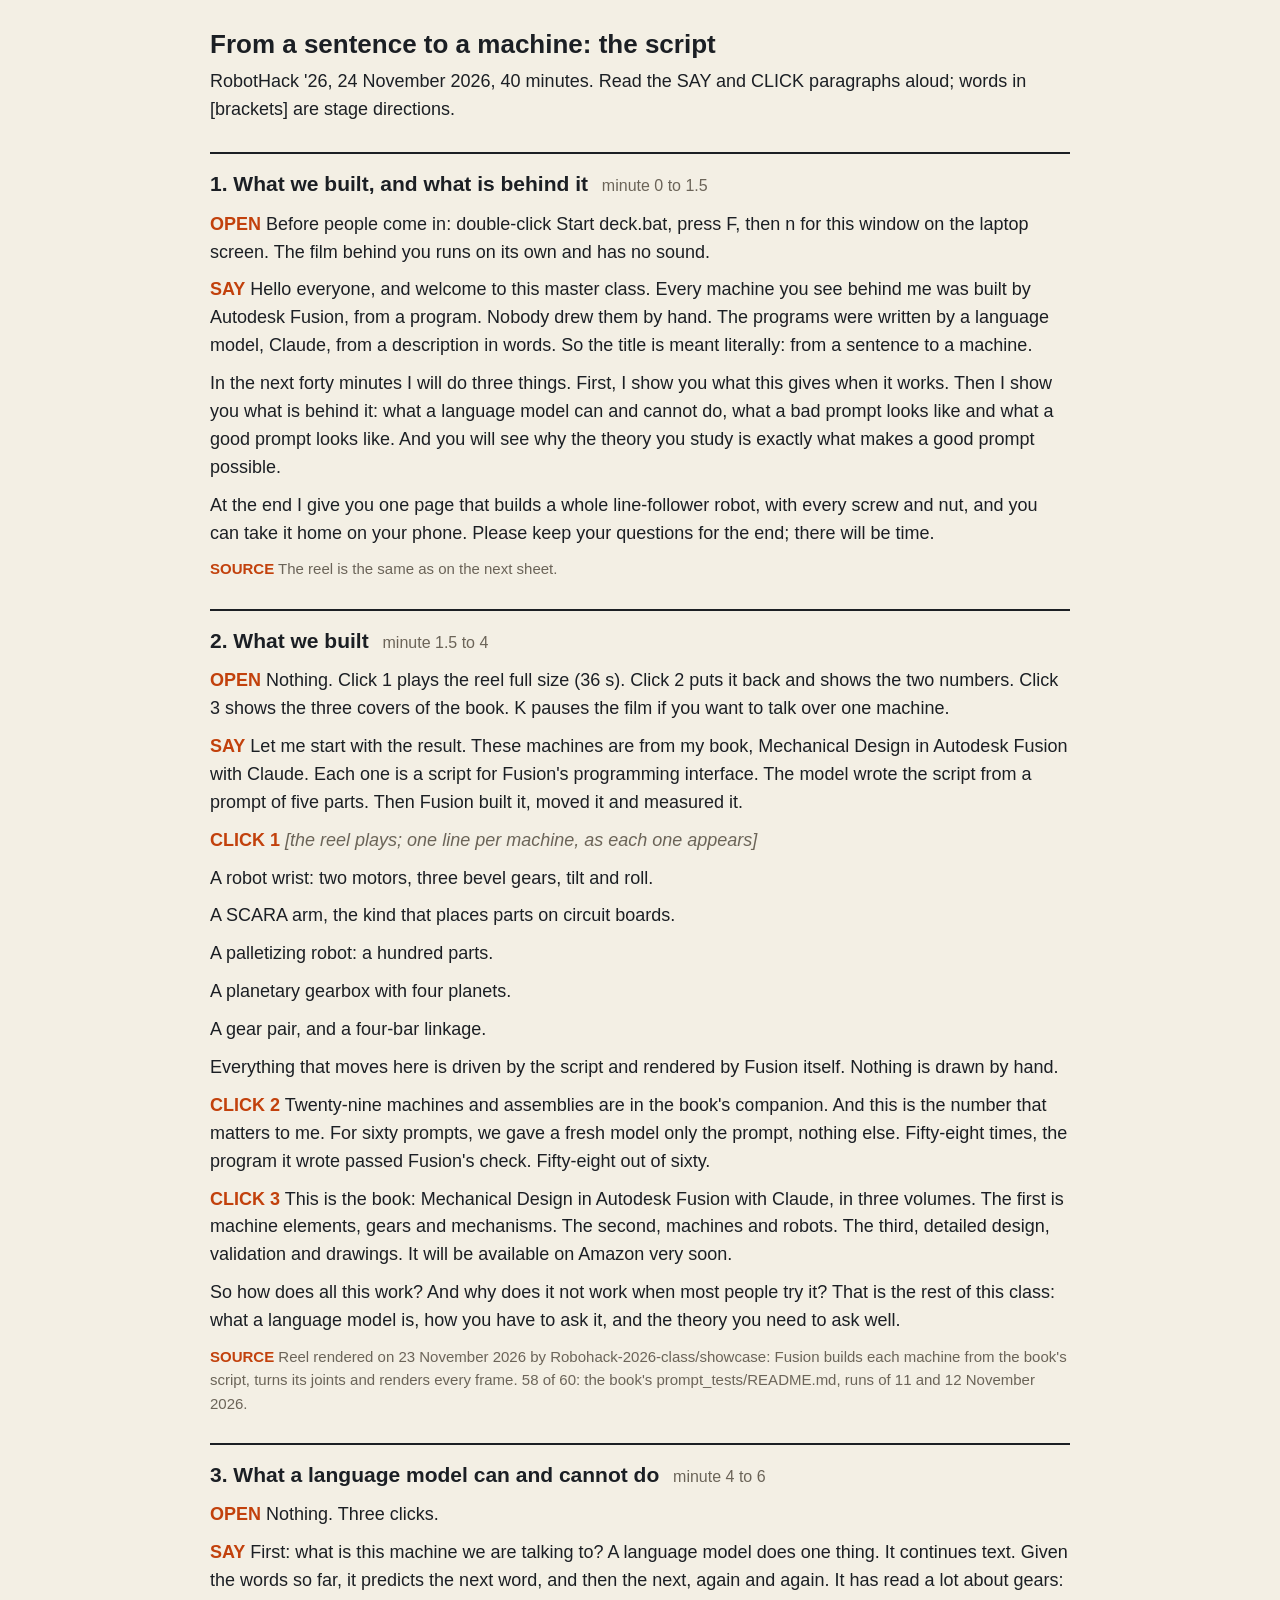
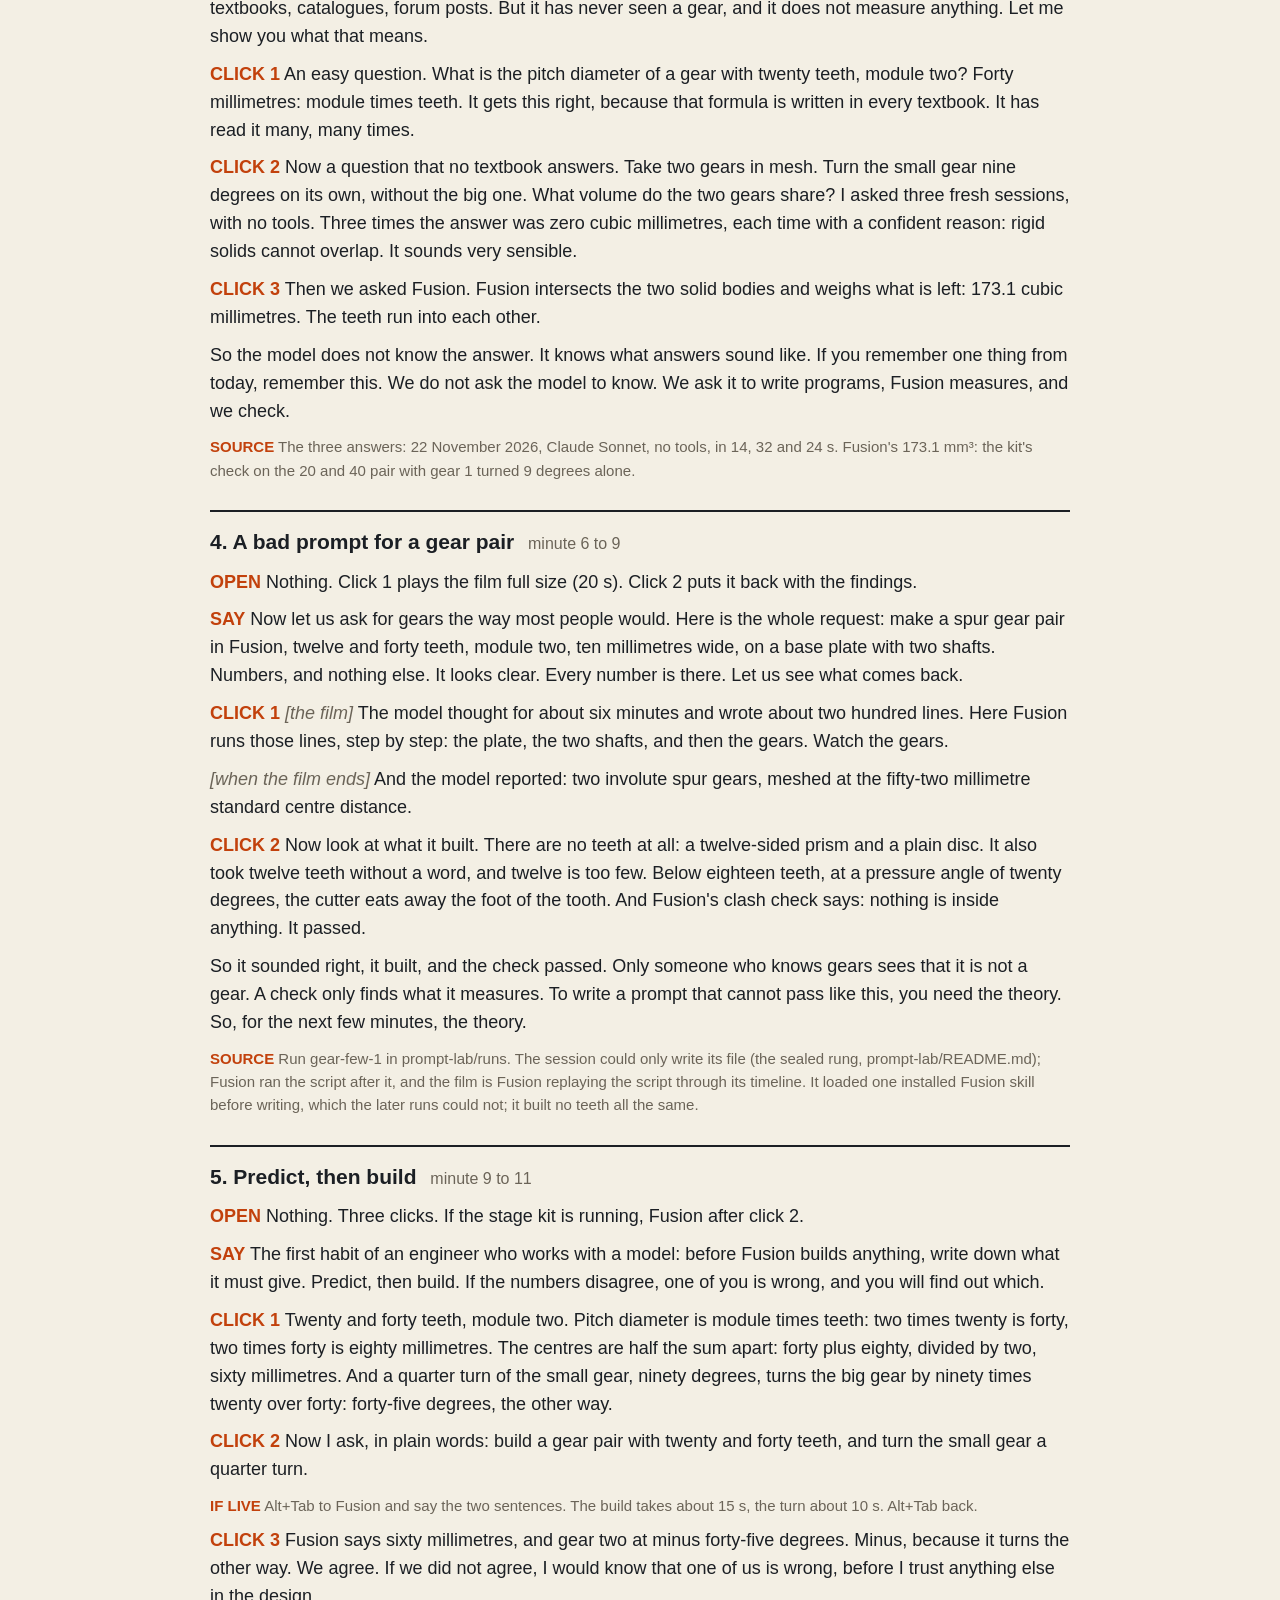
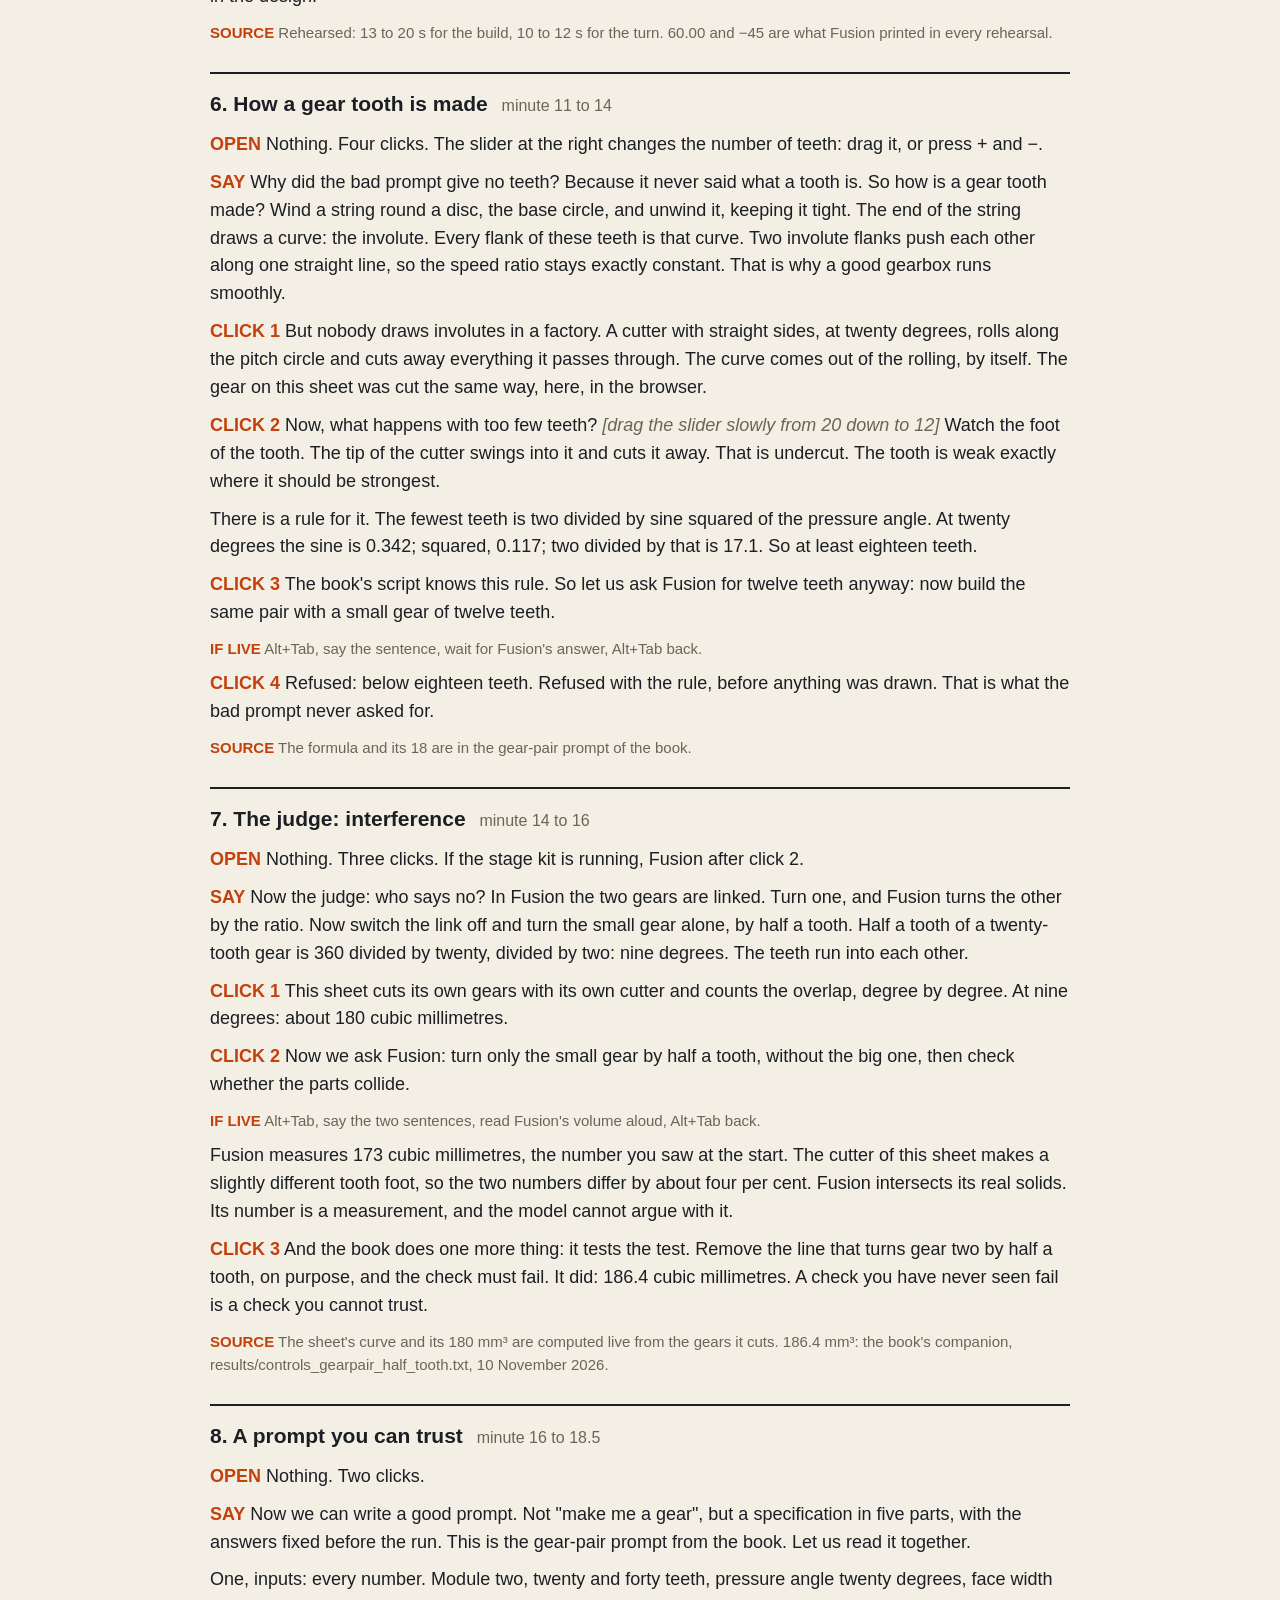
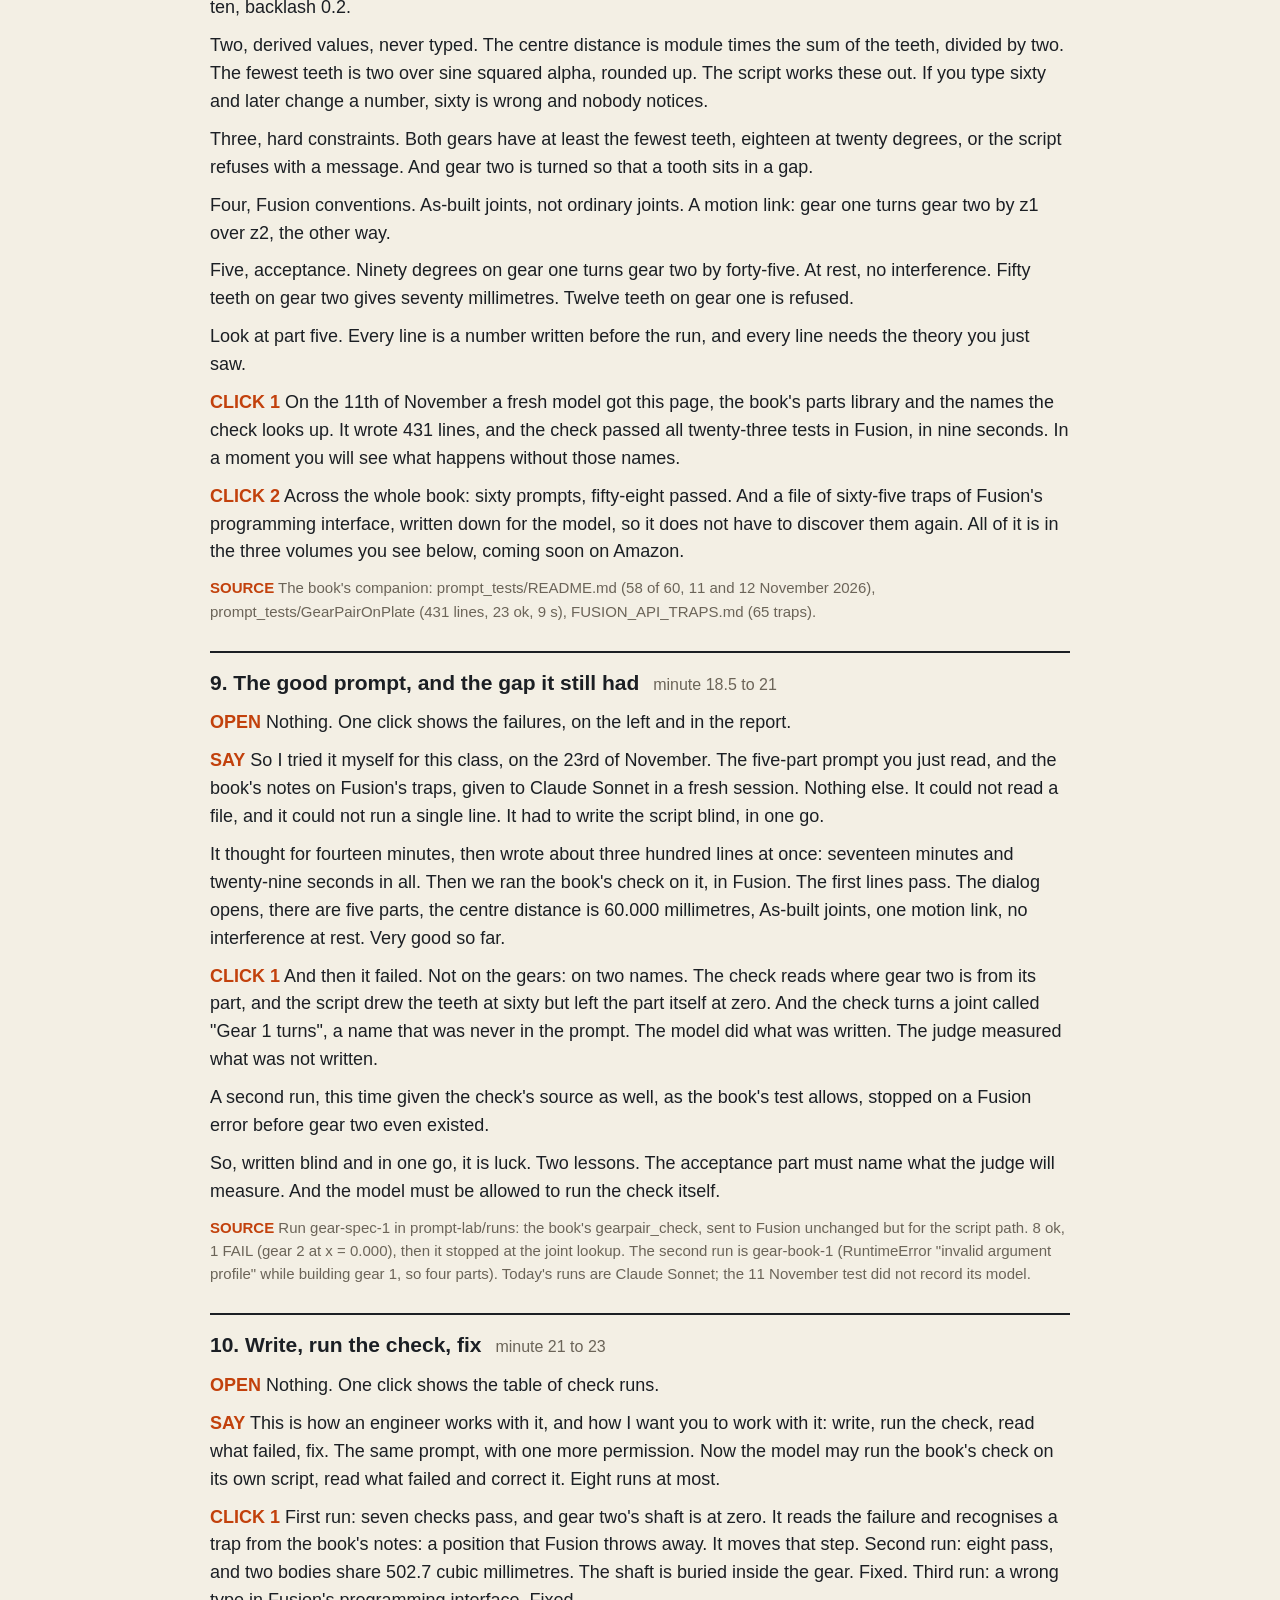
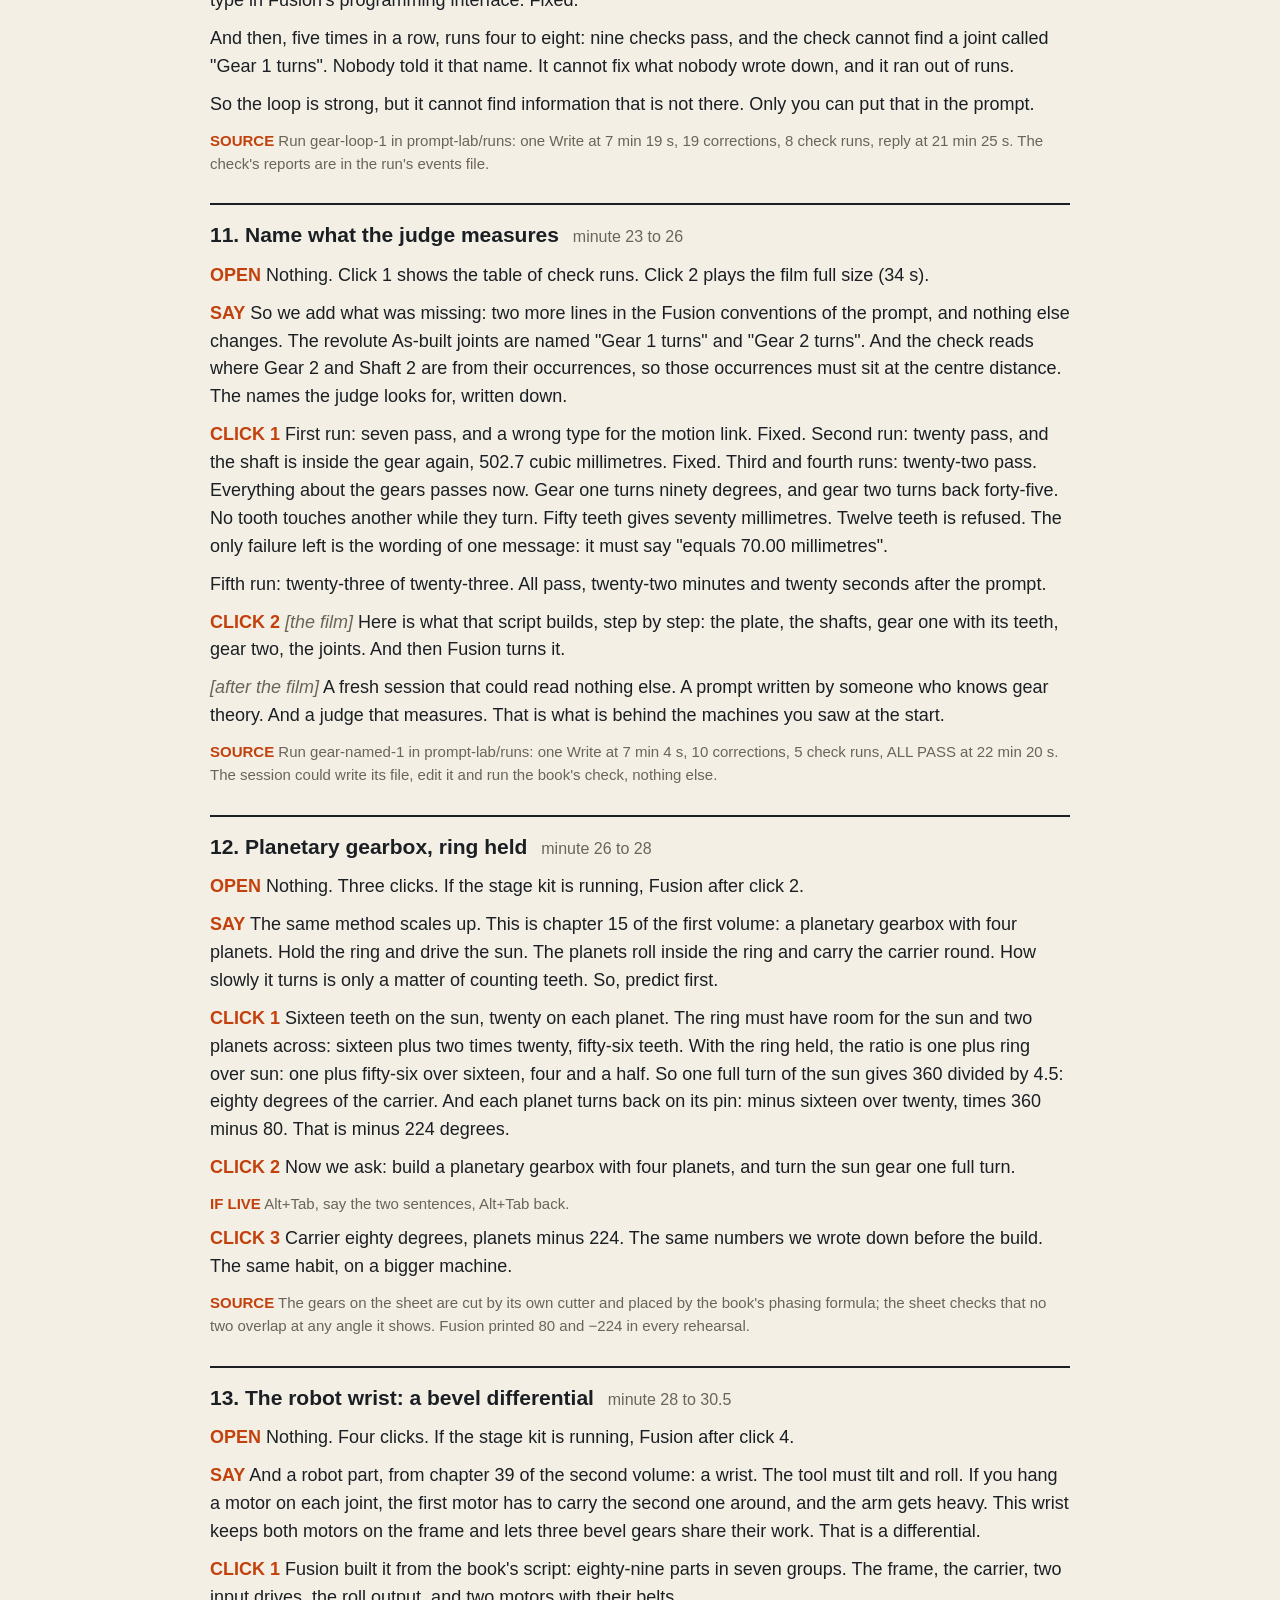
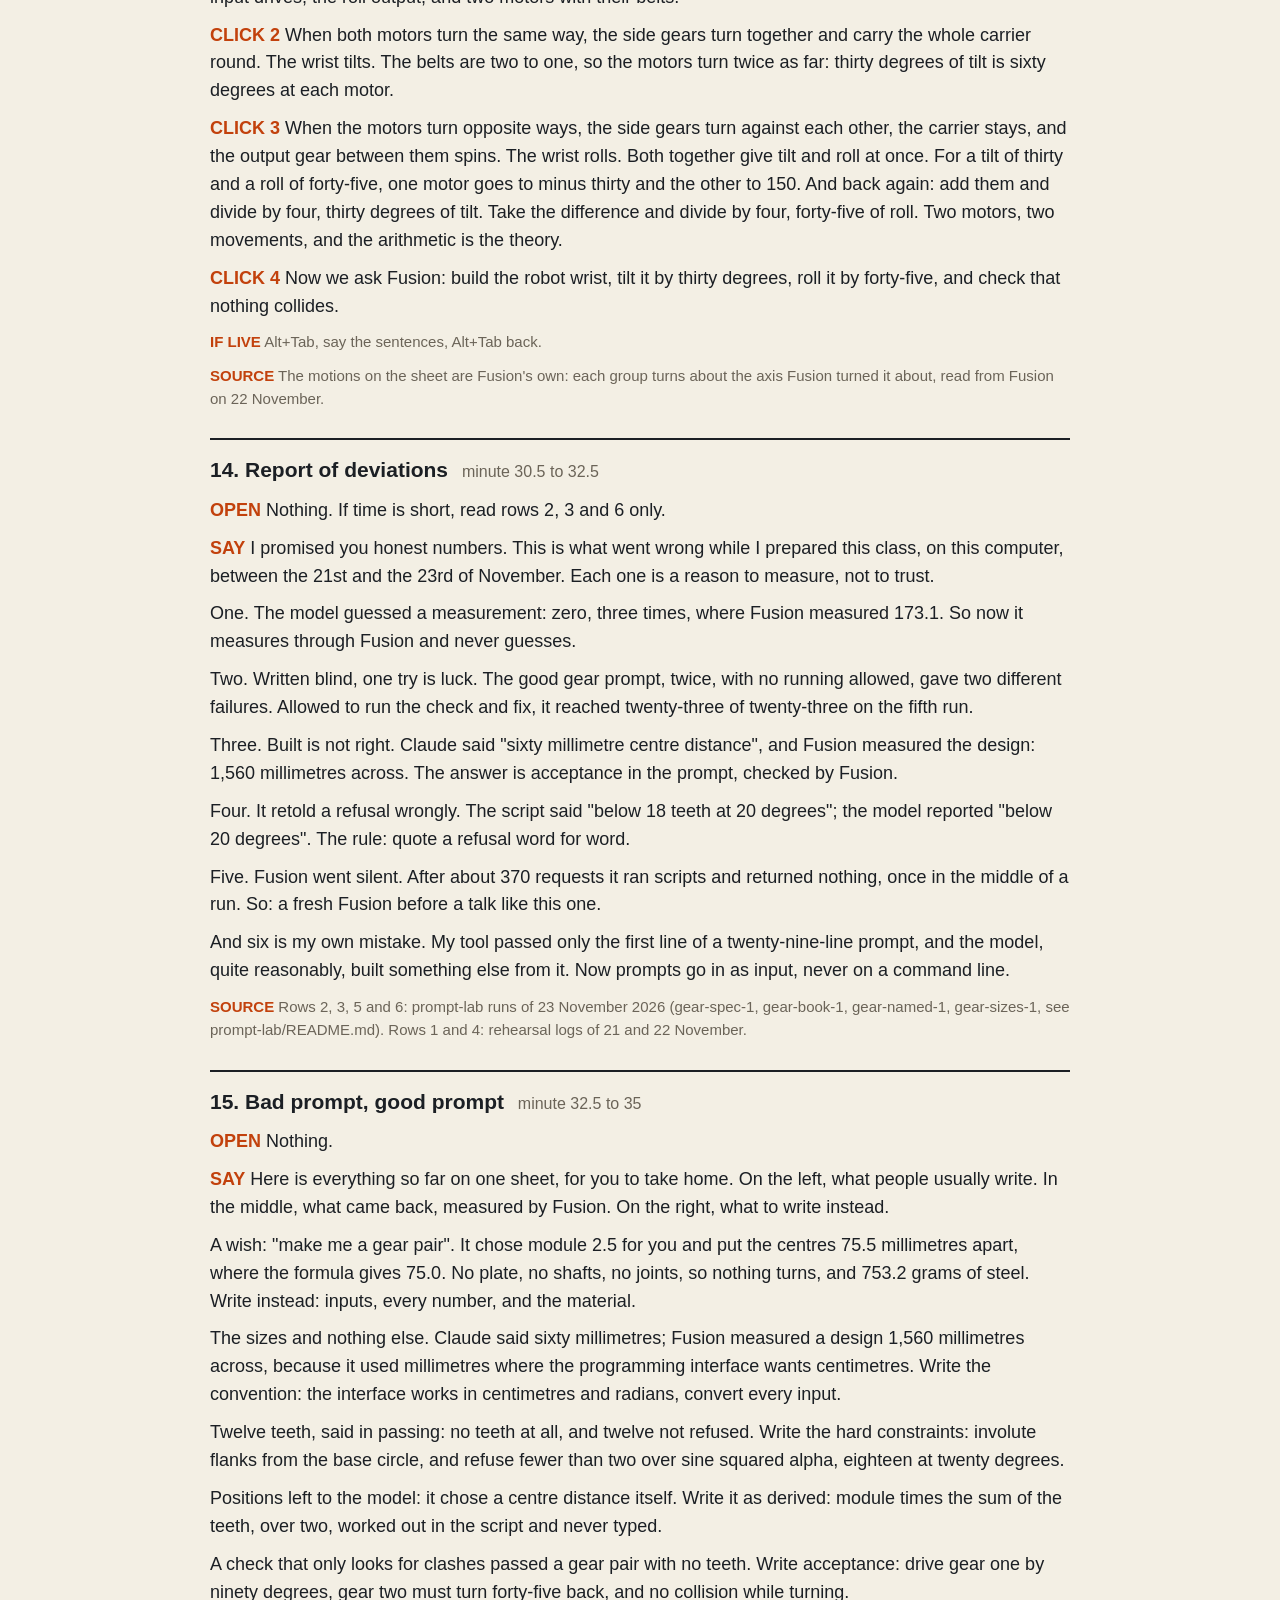
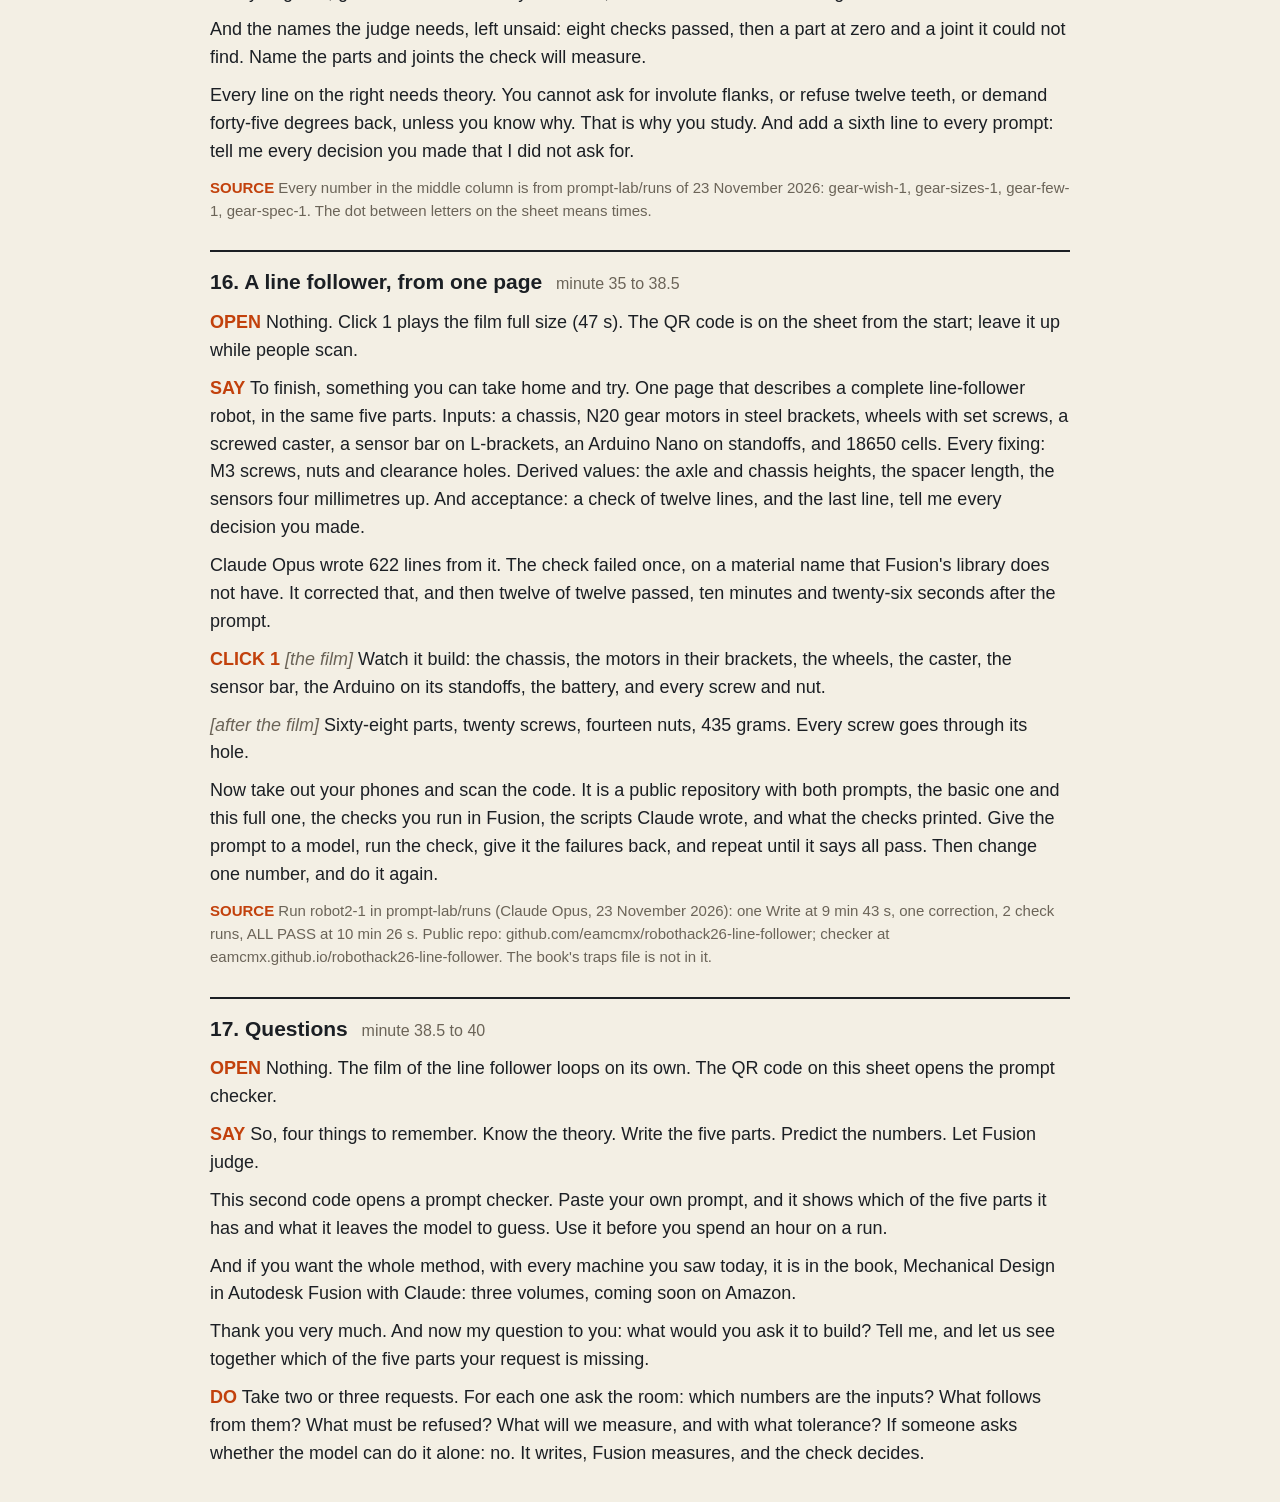
<file: script.html>
<!doctype html><html lang="en"><meta charset="utf-8"><meta name="viewport" content="width=device-width,initial-scale=1"><meta name="robots" content="noindex"><title>Script: From a sentence to a machine</title><style>body{font:18px/1.55 Bahnschrift,Segoe UI,Arial,sans-serif;background:#f3efe4;color:#1b1f24;margin:0 auto;max-width:860px;padding:24px 18px}h1{font-size:26px;margin:0 0 4px}h2{font-size:21px;border-top:2px solid #1b1f24;padding-top:14px;margin:28px 0 10px}h2 span{font-weight:400;color:#6b6458;font-size:16px;margin-left:8px}p{margin:0 0 10px}b{color:#c2410c}i{color:#6b6458}p.src,p.live{font-size:15px;color:#6b6458}@media print{body{background:#fff;font-size:13pt}section{break-inside:avoid-page}}</style><h1>From a sentence to a machine: the script</h1><p>RobotHack '26, 24 November 2026, 40 minutes. Read the SAY and CLICK paragraphs aloud; words in [brackets] are stage directions.</p><section><h2>1. What we built, and what is behind it <span>minute 0 to 1.5</span></h2><p><b>OPEN</b> Before people come in: double-click Start deck.bat, press F, then n for this window on the laptop screen. The film behind you runs on its own and has no sound.</p><p data-k="0"><b>SAY</b> Hello everyone, and welcome to this master class. Every machine you see behind me was built by Autodesk Fusion, from a program. Nobody drew them by hand. The programs were written by a language model, Claude, from a description in words. So the title is meant literally: from a sentence to a machine.</p><p data-k="0">In the next forty minutes I will do three things. First, I show you what this gives when it works. Then I show you what is behind it: what a language model can and cannot do, what a bad prompt looks like and what a good prompt looks like. And you will see why the theory you study is exactly what makes a good prompt possible.</p><p data-k="0">At the end I give you one page that builds a whole line-follower robot, with every screw and nut, and you can take it home on your phone. Please keep your questions for the end; there will be time.</p><p class="src"><b>SOURCE</b> The reel is the same as on the next sheet.</p></section><section><h2>2. What we built <span>minute 1.5 to 4</span></h2><p><b>OPEN</b> Nothing. Click 1 plays the reel full size (36 s). Click 2 puts it back and shows the two numbers. Click 3 shows the three covers of the book. K pauses the film if you want to talk over one machine.</p><p data-k="0"><b>SAY</b> Let me start with the result. These machines are from my book, Mechanical Design in Autodesk Fusion with Claude. Each one is a script for Fusion's programming interface. The model wrote the script from a prompt of five parts. Then Fusion built it, moved it and measured it.</p><p data-k="1"><b>CLICK 1</b> <i>[the reel plays; one line per machine, as each one appears]</i></p><p data-k="1">A robot wrist: two motors, three bevel gears, tilt and roll.</p><p data-k="1">A SCARA arm, the kind that places parts on circuit boards.</p><p data-k="1">A palletizing robot: a hundred parts.</p><p data-k="1">A planetary gearbox with four planets.</p><p data-k="1">A gear pair, and a four-bar linkage.</p><p data-k="1">Everything that moves here is driven by the script and rendered by Fusion itself. Nothing is drawn by hand.</p><p data-k="2"><b>CLICK 2</b> Twenty-nine machines and assemblies are in the book's companion. And this is the number that matters to me. For sixty prompts, we gave a fresh model only the prompt, nothing else. Fifty-eight times, the program it wrote passed Fusion's check. Fifty-eight out of sixty.</p><p data-k="3"><b>CLICK 3</b> This is the book: Mechanical Design in Autodesk Fusion with Claude, in three volumes. The first is machine elements, gears and mechanisms. The second, machines and robots. The third, detailed design, validation and drawings. It will be available on Amazon very soon.</p><p data-k="3">So how does all this work? And why does it not work when most people try it? That is the rest of this class: what a language model is, how you have to ask it, and the theory you need to ask well.</p><p class="src"><b>SOURCE</b> Reel rendered on 23 November 2026 by Robohack-2026-class/showcase: Fusion builds each machine from the book's script, turns its joints and renders every frame. 58 of 60: the book's prompt_tests/README.md, runs of 11 and 12 November 2026.</p></section><section><h2>3. What a language model can and cannot do <span>minute 4 to 6</span></h2><p><b>OPEN</b> Nothing. Three clicks.</p><p data-k="0"><b>SAY</b> First: what is this machine we are talking to? A language model does one thing. It continues text. Given the words so far, it predicts the next word, and then the next, again and again. It has read a lot about gears: textbooks, catalogues, forum posts. But it has never seen a gear, and it does not measure anything. Let me show you what that means.</p><p data-k="1"><b>CLICK 1</b> An easy question. What is the pitch diameter of a gear with twenty teeth, module two? Forty millimetres: module times teeth. It gets this right, because that formula is written in every textbook. It has read it many, many times.</p><p data-k="2"><b>CLICK 2</b> Now a question that no textbook answers. Take two gears in mesh. Turn the small gear nine degrees on its own, without the big one. What volume do the two gears share? I asked three fresh sessions, with no tools. Three times the answer was zero cubic millimetres, each time with a confident reason: rigid solids cannot overlap. It sounds very sensible.</p><p data-k="3"><b>CLICK 3</b> Then we asked Fusion. Fusion intersects the two solid bodies and weighs what is left: 173.1 cubic millimetres. The teeth run into each other.</p><p data-k="3">So the model does not know the answer. It knows what answers sound like. If you remember one thing from today, remember this. We do not ask the model to know. We ask it to write programs, Fusion measures, and we check.</p><p class="src"><b>SOURCE</b> The three answers: 22 November 2026, Claude Sonnet, no tools, in 14, 32 and 24 s. Fusion's 173.1 mm³: the kit's check on the 20 and 40 pair with gear 1 turned 9 degrees alone.</p></section><section><h2>4. A bad prompt for a gear pair <span>minute 6 to 9</span></h2><p><b>OPEN</b> Nothing. Click 1 plays the film full size (20 s). Click 2 puts it back with the findings.</p><p data-k="0"><b>SAY</b> Now let us ask for gears the way most people would. Here is the whole request: make a spur gear pair in Fusion, twelve and forty teeth, module two, ten millimetres wide, on a base plate with two shafts. Numbers, and nothing else. It looks clear. Every number is there. Let us see what comes back.</p><p data-k="1"><b>CLICK 1</b> <i>[the film]</i> The model thought for about six minutes and wrote about two hundred lines. Here Fusion runs those lines, step by step: the plate, the two shafts, and then the gears. Watch the gears.</p><p data-k="1"><i>[when the film ends]</i> And the model reported: two involute spur gears, meshed at the fifty-two millimetre standard centre distance.</p><p data-k="2"><b>CLICK 2</b> Now look at what it built. There are no teeth at all: a twelve-sided prism and a plain disc. It also took twelve teeth without a word, and twelve is too few. Below eighteen teeth, at a pressure angle of twenty degrees, the cutter eats away the foot of the tooth. And Fusion's clash check says: nothing is inside anything. It passed.</p><p data-k="2">So it sounded right, it built, and the check passed. Only someone who knows gears sees that it is not a gear. A check only finds what it measures. To write a prompt that cannot pass like this, you need the theory. So, for the next few minutes, the theory.</p><p class="src"><b>SOURCE</b> Run gear-few-1 in prompt-lab/runs. The session could only write its file (the sealed rung, prompt-lab/README.md); Fusion ran the script after it, and the film is Fusion replaying the script through its timeline. It loaded one installed Fusion skill before writing, which the later runs could not; it built no teeth all the same.</p></section><section><h2>5. Predict, then build <span>minute 9 to 11</span></h2><p><b>OPEN</b> Nothing. Three clicks. If the stage kit is running, Fusion after click 2.</p><p data-k="0"><b>SAY</b> The first habit of an engineer who works with a model: before Fusion builds anything, write down what it must give. Predict, then build. If the numbers disagree, one of you is wrong, and you will find out which.</p><p data-k="1"><b>CLICK 1</b> Twenty and forty teeth, module two. Pitch diameter is module times teeth: two times twenty is forty, two times forty is eighty millimetres. The centres are half the sum apart: forty plus eighty, divided by two, sixty millimetres. And a quarter turn of the small gear, ninety degrees, turns the big gear by ninety times twenty over forty: forty-five degrees, the other way.</p><p data-k="2"><b>CLICK 2</b> Now I ask, in plain words: build a gear pair with twenty and forty teeth, and turn the small gear a quarter turn.</p><p data-k="2" class="live"><b>IF LIVE</b> Alt+Tab to Fusion and say the two sentences. The build takes about 15 s, the turn about 10 s. Alt+Tab back.</p><p data-k="3"><b>CLICK 3</b> Fusion says sixty millimetres, and gear two at minus forty-five degrees. Minus, because it turns the other way. We agree. If we did not agree, I would know that one of us is wrong, before I trust anything else in the design.</p><p class="src"><b>SOURCE</b> Rehearsed: 13 to 20 s for the build, 10 to 12 s for the turn. 60.00 and −45 are what Fusion printed in every rehearsal.</p></section><section><h2>6. How a gear tooth is made <span>minute 11 to 14</span></h2><p><b>OPEN</b> Nothing. Four clicks. The slider at the right changes the number of teeth: drag it, or press + and −.</p><p data-k="0"><b>SAY</b> Why did the bad prompt give no teeth? Because it never said what a tooth is. So how is a gear tooth made? Wind a string round a disc, the base circle, and unwind it, keeping it tight. The end of the string draws a curve: the involute. Every flank of these teeth is that curve. Two involute flanks push each other along one straight line, so the speed ratio stays exactly constant. That is why a good gearbox runs smoothly.</p><p data-k="1"><b>CLICK 1</b> But nobody draws involutes in a factory. A cutter with straight sides, at twenty degrees, rolls along the pitch circle and cuts away everything it passes through. The curve comes out of the rolling, by itself. The gear on this sheet was cut the same way, here, in the browser.</p><p data-k="2"><b>CLICK 2</b> Now, what happens with too few teeth? <i>[drag the slider slowly from 20 down to 12]</i> Watch the foot of the tooth. The tip of the cutter swings into it and cuts it away. That is undercut. The tooth is weak exactly where it should be strongest.</p><p data-k="2">There is a rule for it. The fewest teeth is two divided by sine squared of the pressure angle. At twenty degrees the sine is 0.342; squared, 0.117; two divided by that is 17.1. So at least eighteen teeth.</p><p data-k="3"><b>CLICK 3</b> The book's script knows this rule. So let us ask Fusion for twelve teeth anyway: now build the same pair with a small gear of twelve teeth.</p><p data-k="3" class="live"><b>IF LIVE</b> Alt+Tab, say the sentence, wait for Fusion's answer, Alt+Tab back.</p><p data-k="4"><b>CLICK 4</b> Refused: below eighteen teeth. Refused with the rule, before anything was drawn. That is what the bad prompt never asked for.</p><p class="src"><b>SOURCE</b> The formula and its 18 are in the gear-pair prompt of the book.</p></section><section><h2>7. The judge: interference <span>minute 14 to 16</span></h2><p><b>OPEN</b> Nothing. Three clicks. If the stage kit is running, Fusion after click 2.</p><p data-k="0"><b>SAY</b> Now the judge: who says no? In Fusion the two gears are linked. Turn one, and Fusion turns the other by the ratio. Now switch the link off and turn the small gear alone, by half a tooth. Half a tooth of a twenty-tooth gear is 360 divided by twenty, divided by two: nine degrees. The teeth run into each other.</p><p data-k="1"><b>CLICK 1</b> This sheet cuts its own gears with its own cutter and counts the overlap, degree by degree. At nine degrees: about 180 cubic millimetres.</p><p data-k="2"><b>CLICK 2</b> Now we ask Fusion: turn only the small gear by half a tooth, without the big one, then check whether the parts collide.</p><p data-k="2" class="live"><b>IF LIVE</b> Alt+Tab, say the two sentences, read Fusion's volume aloud, Alt+Tab back.</p><p data-k="2">Fusion measures 173 cubic millimetres, the number you saw at the start. The cutter of this sheet makes a slightly different tooth foot, so the two numbers differ by about four per cent. Fusion intersects its real solids. Its number is a measurement, and the model cannot argue with it.</p><p data-k="3"><b>CLICK 3</b> And the book does one more thing: it tests the test. Remove the line that turns gear two by half a tooth, on purpose, and the check must fail. It did: 186.4 cubic millimetres. A check you have never seen fail is a check you cannot trust.</p><p class="src"><b>SOURCE</b> The sheet's curve and its 180 mm³ are computed live from the gears it cuts. 186.4 mm³: the book's companion, results/controls_gearpair_half_tooth.txt, 10 November 2026.</p></section><section><h2>8. A prompt you can trust <span>minute 16 to 18.5</span></h2><p><b>OPEN</b> Nothing. Two clicks.</p><p data-k="0"><b>SAY</b> Now we can write a good prompt. Not "make me a gear", but a specification in five parts, with the answers fixed before the run. This is the gear-pair prompt from the book. Let us read it together.</p><p data-k="0">One, inputs: every number. Module two, twenty and forty teeth, pressure angle twenty degrees, face width ten, backlash 0.2.</p><p data-k="0">Two, derived values, never typed. The centre distance is module times the sum of the teeth, divided by two. The fewest teeth is two over sine squared alpha, rounded up. The script works these out. If you type sixty and later change a number, sixty is wrong and nobody notices.</p><p data-k="0">Three, hard constraints. Both gears have at least the fewest teeth, eighteen at twenty degrees, or the script refuses with a message. And gear two is turned so that a tooth sits in a gap.</p><p data-k="0">Four, Fusion conventions. As-built joints, not ordinary joints. A motion link: gear one turns gear two by z1 over z2, the other way.</p><p data-k="0">Five, acceptance. Ninety degrees on gear one turns gear two by forty-five. At rest, no interference. Fifty teeth on gear two gives seventy millimetres. Twelve teeth on gear one is refused.</p><p data-k="0">Look at part five. Every line is a number written before the run, and every line needs the theory you just saw.</p><p data-k="1"><b>CLICK 1</b> On the 11th of November a fresh model got this page, the book's parts library and the names the check looks up. It wrote 431 lines, and the check passed all twenty-three tests in Fusion, in nine seconds. In a moment you will see what happens without those names.</p><p data-k="2"><b>CLICK 2</b> Across the whole book: sixty prompts, fifty-eight passed. And a file of sixty-five traps of Fusion's programming interface, written down for the model, so it does not have to discover them again. All of it is in the three volumes you see below, coming soon on Amazon.</p><p class="src"><b>SOURCE</b> The book's companion: prompt_tests/README.md (58 of 60, 11 and 12 November 2026), prompt_tests/GearPairOnPlate (431 lines, 23 ok, 9 s), FUSION_API_TRAPS.md (65 traps).</p></section><section><h2>9. The good prompt, and the gap it still had <span>minute 18.5 to 21</span></h2><p><b>OPEN</b> Nothing. One click shows the failures, on the left and in the report.</p><p data-k="0"><b>SAY</b> So I tried it myself for this class, on the 23rd of November. The five-part prompt you just read, and the book's notes on Fusion's traps, given to Claude Sonnet in a fresh session. Nothing else. It could not read a file, and it could not run a single line. It had to write the script blind, in one go.</p><p data-k="0">It thought for fourteen minutes, then wrote about three hundred lines at once: seventeen minutes and twenty-nine seconds in all. Then we ran the book's check on it, in Fusion. The first lines pass. The dialog opens, there are five parts, the centre distance is 60.000 millimetres, As-built joints, one motion link, no interference at rest. Very good so far.</p><p data-k="1"><b>CLICK 1</b> And then it failed. Not on the gears: on two names. The check reads where gear two is from its part, and the script drew the teeth at sixty but left the part itself at zero. And the check turns a joint called "Gear 1 turns", a name that was never in the prompt. The model did what was written. The judge measured what was not written.</p><p data-k="1">A second run, this time given the check's source as well, as the book's test allows, stopped on a Fusion error before gear two even existed.</p><p data-k="1">So, written blind and in one go, it is luck. Two lessons. The acceptance part must name what the judge will measure. And the model must be allowed to run the check itself.</p><p class="src"><b>SOURCE</b> Run gear-spec-1 in prompt-lab/runs: the book's gearpair_check, sent to Fusion unchanged but for the script path. 8 ok, 1 FAIL (gear 2 at x = 0.000), then it stopped at the joint lookup. The second run is gear-book-1 (RuntimeError "invalid argument profile" while building gear 1, so four parts). Today's runs are Claude Sonnet; the 11 November test did not record its model.</p></section><section><h2>10. Write, run the check, fix <span>minute 21 to 23</span></h2><p><b>OPEN</b> Nothing. One click shows the table of check runs.</p><p data-k="0"><b>SAY</b> This is how an engineer works with it, and how I want you to work with it: write, run the check, read what failed, fix. The same prompt, with one more permission. Now the model may run the book's check on its own script, read what failed and correct it. Eight runs at most.</p><p data-k="1"><b>CLICK 1</b> First run: seven checks pass, and gear two's shaft is at zero. It reads the failure and recognises a trap from the book's notes: a position that Fusion throws away. It moves that step. Second run: eight pass, and two bodies share 502.7 cubic millimetres. The shaft is buried inside the gear. Fixed. Third run: a wrong type in Fusion's programming interface. Fixed.</p><p data-k="1">And then, five times in a row, runs four to eight: nine checks pass, and the check cannot find a joint called "Gear 1 turns". Nobody told it that name. It cannot fix what nobody wrote down, and it ran out of runs.</p><p data-k="1">So the loop is strong, but it cannot find information that is not there. Only you can put that in the prompt.</p><p class="src"><b>SOURCE</b> Run gear-loop-1 in prompt-lab/runs: one Write at 7 min 19 s, 19 corrections, 8 check runs, reply at 21 min 25 s. The check's reports are in the run's events file.</p></section><section><h2>11. Name what the judge measures <span>minute 23 to 26</span></h2><p><b>OPEN</b> Nothing. Click 1 shows the table of check runs. Click 2 plays the film full size (34 s).</p><p data-k="0"><b>SAY</b> So we add what was missing: two more lines in the Fusion conventions of the prompt, and nothing else changes. The revolute As-built joints are named "Gear 1 turns" and "Gear 2 turns". And the check reads where Gear 2 and Shaft 2 are from their occurrences, so those occurrences must sit at the centre distance. The names the judge looks for, written down.</p><p data-k="1"><b>CLICK 1</b> First run: seven pass, and a wrong type for the motion link. Fixed. Second run: twenty pass, and the shaft is inside the gear again, 502.7 cubic millimetres. Fixed. Third and fourth runs: twenty-two pass. Everything about the gears passes now. Gear one turns ninety degrees, and gear two turns back forty-five. No tooth touches another while they turn. Fifty teeth gives seventy millimetres. Twelve teeth is refused. The only failure left is the wording of one message: it must say "equals 70.00 millimetres".</p><p data-k="1">Fifth run: twenty-three of twenty-three. All pass, twenty-two minutes and twenty seconds after the prompt.</p><p data-k="2"><b>CLICK 2</b> <i>[the film]</i> Here is what that script builds, step by step: the plate, the shafts, gear one with its teeth, gear two, the joints. And then Fusion turns it.</p><p data-k="2"><i>[after the film]</i> A fresh session that could read nothing else. A prompt written by someone who knows gear theory. And a judge that measures. That is what is behind the machines you saw at the start.</p><p class="src"><b>SOURCE</b> Run gear-named-1 in prompt-lab/runs: one Write at 7 min 4 s, 10 corrections, 5 check runs, ALL PASS at 22 min 20 s. The session could write its file, edit it and run the book's check, nothing else.</p></section><section><h2>12. Planetary gearbox, ring held <span>minute 26 to 28</span></h2><p><b>OPEN</b> Nothing. Three clicks. If the stage kit is running, Fusion after click 2.</p><p data-k="0"><b>SAY</b> The same method scales up. This is chapter 15 of the first volume: a planetary gearbox with four planets. Hold the ring and drive the sun. The planets roll inside the ring and carry the carrier round. How slowly it turns is only a matter of counting teeth. So, predict first.</p><p data-k="1"><b>CLICK 1</b> Sixteen teeth on the sun, twenty on each planet. The ring must have room for the sun and two planets across: sixteen plus two times twenty, fifty-six teeth. With the ring held, the ratio is one plus ring over sun: one plus fifty-six over sixteen, four and a half. So one full turn of the sun gives 360 divided by 4.5: eighty degrees of the carrier. And each planet turns back on its pin: minus sixteen over twenty, times 360 minus 80. That is minus 224 degrees.</p><p data-k="2"><b>CLICK 2</b> Now we ask: build a planetary gearbox with four planets, and turn the sun gear one full turn.</p><p data-k="2" class="live"><b>IF LIVE</b> Alt+Tab, say the two sentences, Alt+Tab back.</p><p data-k="3"><b>CLICK 3</b> Carrier eighty degrees, planets minus 224. The same numbers we wrote down before the build. The same habit, on a bigger machine.</p><p class="src"><b>SOURCE</b> The gears on the sheet are cut by its own cutter and placed by the book's phasing formula; the sheet checks that no two overlap at any angle it shows. Fusion printed 80 and −224 in every rehearsal.</p></section><section><h2>13. The robot wrist: a bevel differential <span>minute 28 to 30.5</span></h2><p><b>OPEN</b> Nothing. Four clicks. If the stage kit is running, Fusion after click 4.</p><p data-k="0"><b>SAY</b> And a robot part, from chapter 39 of the second volume: a wrist. The tool must tilt and roll. If you hang a motor on each joint, the first motor has to carry the second one around, and the arm gets heavy. This wrist keeps both motors on the frame and lets three bevel gears share their work. That is a differential.</p><p data-k="1"><b>CLICK 1</b> Fusion built it from the book's script: eighty-nine parts in seven groups. The frame, the carrier, two input drives, the roll output, and two motors with their belts.</p><p data-k="2"><b>CLICK 2</b> When both motors turn the same way, the side gears turn together and carry the whole carrier round. The wrist tilts. The belts are two to one, so the motors turn twice as far: thirty degrees of tilt is sixty degrees at each motor.</p><p data-k="3"><b>CLICK 3</b> When the motors turn opposite ways, the side gears turn against each other, the carrier stays, and the output gear between them spins. The wrist rolls. Both together give tilt and roll at once. For a tilt of thirty and a roll of forty-five, one motor goes to minus thirty and the other to 150. And back again: add them and divide by four, thirty degrees of tilt. Take the difference and divide by four, forty-five of roll. Two motors, two movements, and the arithmetic is the theory.</p><p data-k="4"><b>CLICK 4</b> Now we ask Fusion: build the robot wrist, tilt it by thirty degrees, roll it by forty-five, and check that nothing collides.</p><p data-k="4" class="live"><b>IF LIVE</b> Alt+Tab, say the sentences, Alt+Tab back.</p><p class="src"><b>SOURCE</b> The motions on the sheet are Fusion's own: each group turns about the axis Fusion turned it about, read from Fusion on 22 November.</p></section><section><h2>14. Report of deviations <span>minute 30.5 to 32.5</span></h2><p><b>OPEN</b> Nothing. If time is short, read rows 2, 3 and 6 only.</p><p data-k="0"><b>SAY</b> I promised you honest numbers. This is what went wrong while I prepared this class, on this computer, between the 21st and the 23rd of November. Each one is a reason to measure, not to trust.</p><p data-k="0">One. The model guessed a measurement: zero, three times, where Fusion measured 173.1. So now it measures through Fusion and never guesses.</p><p data-k="0">Two. Written blind, one try is luck. The good gear prompt, twice, with no running allowed, gave two different failures. Allowed to run the check and fix, it reached twenty-three of twenty-three on the fifth run.</p><p data-k="0">Three. Built is not right. Claude said "sixty millimetre centre distance", and Fusion measured the design: 1,560 millimetres across. The answer is acceptance in the prompt, checked by Fusion.</p><p data-k="0">Four. It retold a refusal wrongly. The script said "below 18 teeth at 20 degrees"; the model reported "below 20 degrees". The rule: quote a refusal word for word.</p><p data-k="0">Five. Fusion went silent. After about 370 requests it ran scripts and returned nothing, once in the middle of a run. So: a fresh Fusion before a talk like this one.</p><p data-k="0">And six is my own mistake. My tool passed only the first line of a twenty-nine-line prompt, and the model, quite reasonably, built something else from it. Now prompts go in as input, never on a command line.</p><p class="src"><b>SOURCE</b> Rows 2, 3, 5 and 6: prompt-lab runs of 23 November 2026 (gear-spec-1, gear-book-1, gear-named-1, gear-sizes-1, see prompt-lab/README.md). Rows 1 and 4: rehearsal logs of 21 and 22 November.</p></section><section><h2>15. Bad prompt, good prompt <span>minute 32.5 to 35</span></h2><p><b>OPEN</b> Nothing.</p><p data-k="0"><b>SAY</b> Here is everything so far on one sheet, for you to take home. On the left, what people usually write. In the middle, what came back, measured by Fusion. On the right, what to write instead.</p><p data-k="0">A wish: "make me a gear pair". It chose module 2.5 for you and put the centres 75.5 millimetres apart, where the formula gives 75.0. No plate, no shafts, no joints, so nothing turns, and 753.2 grams of steel. Write instead: inputs, every number, and the material.</p><p data-k="0">The sizes and nothing else. Claude said sixty millimetres; Fusion measured a design 1,560 millimetres across, because it used millimetres where the programming interface wants centimetres. Write the convention: the interface works in centimetres and radians, convert every input.</p><p data-k="0">Twelve teeth, said in passing: no teeth at all, and twelve not refused. Write the hard constraints: involute flanks from the base circle, and refuse fewer than two over sine squared alpha, eighteen at twenty degrees.</p><p data-k="0">Positions left to the model: it chose a centre distance itself. Write it as derived: module times the sum of the teeth, over two, worked out in the script and never typed.</p><p data-k="0">A check that only looks for clashes passed a gear pair with no teeth. Write acceptance: drive gear one by ninety degrees, gear two must turn forty-five back, and no collision while turning.</p><p data-k="0">And the names the judge needs, left unsaid: eight checks passed, then a part at zero and a joint it could not find. Name the parts and joints the check will measure.</p><p data-k="0">Every line on the right needs theory. You cannot ask for involute flanks, or refuse twelve teeth, or demand forty-five degrees back, unless you know why. That is why you study. And add a sixth line to every prompt: tell me every decision you made that I did not ask for.</p><p class="src"><b>SOURCE</b> Every number in the middle column is from prompt-lab/runs of 23 November 2026: gear-wish-1, gear-sizes-1, gear-few-1, gear-spec-1. The dot between letters on the sheet means times.</p></section><section><h2>16. A line follower, from one page <span>minute 35 to 38.5</span></h2><p><b>OPEN</b> Nothing. Click 1 plays the film full size (47 s). The QR code is on the sheet from the start; leave it up while people scan.</p><p data-k="0"><b>SAY</b> To finish, something you can take home and try. One page that describes a complete line-follower robot, in the same five parts. Inputs: a chassis, N20 gear motors in steel brackets, wheels with set screws, a screwed caster, a sensor bar on L-brackets, an Arduino Nano on standoffs, and 18650 cells. Every fixing: M3 screws, nuts and clearance holes. Derived values: the axle and chassis heights, the spacer length, the sensors four millimetres up. And acceptance: a check of twelve lines, and the last line, tell me every decision you made.</p><p data-k="0">Claude Opus wrote 622 lines from it. The check failed once, on a material name that Fusion's library does not have. It corrected that, and then twelve of twelve passed, ten minutes and twenty-six seconds after the prompt.</p><p data-k="1"><b>CLICK 1</b> <i>[the film]</i> Watch it build: the chassis, the motors in their brackets, the wheels, the caster, the sensor bar, the Arduino on its standoffs, the battery, and every screw and nut.</p><p data-k="1"><i>[after the film]</i> Sixty-eight parts, twenty screws, fourteen nuts, 435 grams. Every screw goes through its hole.</p><p data-k="1">Now take out your phones and scan the code. It is a public repository with both prompts, the basic one and this full one, the checks you run in Fusion, the scripts Claude wrote, and what the checks printed. Give the prompt to a model, run the check, give it the failures back, and repeat until it says all pass. Then change one number, and do it again.</p><p class="src"><b>SOURCE</b> Run robot2-1 in prompt-lab/runs (Claude Opus, 23 November 2026): one Write at 9 min 43 s, one correction, 2 check runs, ALL PASS at 10 min 26 s. Public repo: github.com/eamcmx/robothack26-line-follower; checker at eamcmx.github.io/robothack26-line-follower. The book's traps file is not in it.</p></section><section><h2>17. Questions <span>minute 38.5 to 40</span></h2><p><b>OPEN</b> Nothing. The film of the line follower loops on its own. The QR code on this sheet opens the prompt checker.</p><p data-k="0"><b>SAY</b> So, four things to remember. Know the theory. Write the five parts. Predict the numbers. Let Fusion judge.</p><p data-k="0">This second code opens a prompt checker. Paste your own prompt, and it shows which of the five parts it has and what it leaves the model to guess. Use it before you spend an hour on a run.</p><p data-k="0">And if you want the whole method, with every machine you saw today, it is in the book, Mechanical Design in Autodesk Fusion with Claude: three volumes, coming soon on Amazon.</p><p data-k="0">Thank you very much. And now my question to you: what would you ask it to build? Tell me, and let us see together which of the five parts your request is missing.</p><p><b>DO</b> Take two or three requests. For each one ask the room: which numbers are the inputs? What follows from them? What must be refused? What will we measure, and with what tolerance? If someone asks whether the model can do it alone: no. It writes, Fusion measures, and the check decides.</p></section></html>
</file>
<file: css/sheet.css>
/* Sheets of an engineering drawing: drafting paper, ink in two line weights, a border with zone marks and a title
   block. Lettering in Bahnschrift (DIN 1451, the German road-sign and drawing-office face), code in Consolas. */
:root{--paper:#f2eee3;--paper2:#e9e3d4;--ink:#1b1f24;--ink2:#4a4f57;--faint:#8a8576;--grid:rgba(40,70,100,.075);--grid2:rgba(40,70,100,.13);
  --model:#1c5fb8;--judge:#c2410c;--ok:#2b7a3d;--no:#c92a2a;--hi:#f2c94c;--s:1;
  --lt:'Bahnschrift','DIN Alternate','Barlow Semi Condensed','Roboto Condensed','Arial Narrow',sans-serif;--mono:Consolas,'Cascadia Mono','Courier New',monospace}
*{box-sizing:border-box}
html,body{margin:0;height:100%;background:#2a2b2d;overflow:hidden;font-family:var(--lt);color:var(--ink);-webkit-font-smoothing:antialiased}
#stage{position:fixed;left:50%;top:50%;width:1920px;height:1080px;transform:translate(-50%,-50%) scale(var(--s));transform-origin:center;background:var(--paper);
  background-image:linear-gradient(var(--grid2) 1px,transparent 1px),linear-gradient(90deg,var(--grid2) 1px,transparent 1px),linear-gradient(var(--grid) 1px,transparent 1px),linear-gradient(90deg,var(--grid) 1px,transparent 1px);
  background-size:100px 100px,100px 100px,20px 20px,20px 20px;background-position:-2px -2px;box-shadow:0 30px 120px rgba(0,0,0,.55);overflow:hidden}

/* the frame every sheet shares: border, zone marks, title block */
.frame{position:absolute;inset:24px;border:3px solid var(--ink);pointer-events:none;z-index:4}
.frame::before{content:"";position:absolute;inset:14px;border:1px solid var(--ink)}
.zones{position:absolute;left:0;right:0;display:flex;font:600 13px var(--lt);color:var(--ink2);pointer-events:none}
.zones.t{top:0;height:14px}.zones.b{bottom:0;height:14px}
.zones span{flex:1;text-align:center;line-height:14px;border-left:1px solid var(--ink)}.zones span:first-child{border-left:0}
.zonesv{position:absolute;top:14px;bottom:14px;display:flex;flex-direction:column;font:600 13px var(--lt);color:var(--ink2);width:14px}
.zonesv.l{left:0}.zonesv.r{right:0}
.zonesv span{flex:1;display:flex;align-items:center;justify-content:center;border-top:1px solid var(--ink)}.zonesv span:first-child{border-top:0}
.tblock{position:absolute;right:38px;bottom:38px;width:640px;border:2px solid var(--ink);background:rgba(242,238,227,.94);display:grid;grid-template-columns:1.25fr 1fr 1fr;font-size:13px;z-index:5;pointer-events:none}
.tblock div{border-right:1px solid var(--ink);border-bottom:1px solid var(--ink);padding:4px 8px 5px;min-height:38px}
.tblock div:nth-child(3n){border-right:0}
.tblock small{display:block;font-size:10.5px;letter-spacing:1px;text-transform:uppercase;color:var(--faint)}
.tblock b{font-size:17px;font-weight:600;letter-spacing:.2px}
.tblock .ttl{grid-column:1/4;border-right:0;min-height:44px}.tblock .ttl b{font-size:21px;font-weight:700}
.tblock .chk b{color:var(--judge)}.tblock .drw b{color:var(--model)}
.tblock .last{border-bottom:0}
.tsi{position:absolute;left:52px;bottom:52px;height:46px;z-index:5;opacity:.9}

/* sheets */
.sheet{position:absolute;inset:0;opacity:0;visibility:hidden;transition:opacity .5s,visibility 0s .5s}
.sheet.on{opacity:1;visibility:visible;transition:opacity .5s}
.static .sheet{transition:none}
.sheet .in{position:absolute;left:70px;top:66px;right:70px;bottom:66px}
.kicker{font:600 22px var(--lt);letter-spacing:4px;text-transform:uppercase;color:var(--judge);margin:0 0 10px}
h1{font:700 104px/0.96 var(--lt);letter-spacing:-2px;margin:0 0 26px;font-stretch:87.5%}
h2{font:700 64px/1.02 var(--lt);letter-spacing:-1px;margin:0 0 20px;font-stretch:87.5%}
h1 em,h2 em{font-style:normal;color:var(--judge)}
p{font-size:30px;line-height:1.36;margin:0 0 18px;color:var(--ink2)}
.lead{font-size:36px;color:var(--ink);font-weight:350}
b{font-weight:700;color:var(--ink)}
.mono{font-family:var(--mono)}
.rule{height:3px;background:var(--ink);width:120px;margin:18px 0 26px}

/* things that appear one click at a time */
[data-st]{opacity:0;transform:translateY(14px);transition:opacity .45s,transform .5s}
[data-st].on{opacity:1;transform:none}
[data-only]{opacity:0;transition:opacity .35s}[data-only].on{opacity:1}
.static [data-st],.static [data-only]{transition:none}

/* hand calculation, as written on the sheet */
.calc{font:400 30px/1.5 var(--lt);color:var(--ink)}
.calc .ln{display:flex;gap:14px;align-items:baseline;white-space:nowrap}
.calc .ln i{font-style:normal;color:var(--faint);font-size:19px;letter-spacing:1px;text-transform:uppercase;width:215px;flex:none}
.calc .res{font-weight:700;color:var(--model)}
.stamp{display:inline-block;border:3px solid var(--judge);color:var(--judge);font:700 26px var(--lt);letter-spacing:3px;text-transform:uppercase;padding:6px 16px;transform:rotate(-4deg);border-radius:4px}
.stamp.ok{border-color:var(--ok);color:var(--ok)}
.stamp.no{border-color:var(--no);color:var(--no)}

/* leader notes: a label with a line to a point of a drawing */
.note{position:absolute;font:600 22px var(--lt);color:var(--ink);white-space:nowrap}
.note small{display:block;font-weight:400;font-size:18px;color:var(--ink2)}

/* sliders drawn as a scale */
.scale{display:flex;align-items:center;gap:18px;font:600 24px var(--lt)}
.scale input{-webkit-appearance:none;appearance:none;width:520px;height:4px;background:var(--ink);outline:none;pointer-events:auto}
.scale input::-webkit-slider-thumb{-webkit-appearance:none;width:26px;height:40px;background:var(--paper);border:3px solid var(--ink);cursor:pointer}
.scale output{font:700 44px var(--lt);min-width:80px}
.keys{font:400 18px var(--lt);color:var(--faint);letter-spacing:.5px}
.keys b{display:inline-block;border:1.5px solid var(--ink2);border-radius:4px;padding:0 7px;margin:0 3px;color:var(--ink);font-weight:600}

canvas.layer{position:absolute;left:0;top:0;width:1920px;height:1080px;pointer-events:none}

/* deck chrome */
#sheetno{display:none}
#jump{position:fixed;right:20px;top:16px;font:700 20px var(--lt);background:var(--ink);color:var(--paper);padding:6px 14px;display:none;z-index:9}
#grid{position:fixed;inset:0;background:rgba(242,238,227,.98);z-index:30;display:none;overflow:auto;padding:36px 48px;font-family:var(--lt)}
#grid.on{display:block}
#grid a{display:inline-block;width:300px;margin:6px;padding:14px;border:1.5px solid var(--ink);cursor:pointer;font-size:18px;vertical-align:top;min-height:80px}
#grid a b{display:block;font-size:28px}#grid a.cur{background:var(--hi)}
#inl{position:fixed;left:0;right:0;bottom:0;max-height:38vh;overflow:auto;background:#fffdf6;border-top:2px solid var(--ink);padding:12px 22px;font:16px/1.45 var(--lt);display:none;z-index:20}
#inl.on{display:block}
/* the book: its three covers on a dark panel, with the Amazon line */
.book{position:absolute;margin:0;border:3px solid var(--ink);background:#12151b;box-shadow:12px 12px 0 rgba(27,31,36,.12);display:flex;align-items:center;color:#fff}
.book img{display:block}
.book .bt{padding:0 28px;font:600 26px/1.25 var(--lt)}
.book .bt small{display:block;font:500 18px/1.45 var(--lt);color:#b9c3d2;margin-top:8px}
.book .amz{display:inline-block;white-space:nowrap;margin-top:14px;padding:6px 14px;background:#f2a33a;color:#14171c;font:700 19px var(--lt);letter-spacing:1.5px;text-transform:uppercase}
#s-built:has(.book.on) figure.vp figcaption,#s-built:has(.book.on) .filmkeys{opacity:0}
#inl p[data-k]{padding:4px 8px;border-left:4px solid transparent}#inl p.now{background:#fff3c4;border-left-color:#c2410c}#inl p.past{color:#8a8375}#inl p.src,#inl p.live{font-size:14px;color:#6b6458}
html.paused #stage::before{content:"paused";position:absolute;right:44px;top:44px;font:600 14px var(--lt);letter-spacing:2px;text-transform:uppercase;color:var(--faint);z-index:9}
.notes{display:none}
.stack{position:relative}.stack>[data-only]{position:absolute;left:0;top:0;right:0}
.readout{position:absolute;left:0;bottom:100px;display:flex;gap:34px;font:600 22px var(--lt);color:var(--ink2)}
.readout div{border-left:3px solid var(--ink);padding-left:12px}.readout b{display:block;font:700 46px var(--lt);color:var(--ink);font-variant-numeric:tabular-nums}
.readout .m b{color:var(--model)}
.sheet .in{z-index:3}

/* three test cards: what the model was asked, what it answered */
.tests{position:absolute;left:0;right:0;top:430px;display:grid;grid-template-columns:repeat(3,1fr);gap:28px;width:1780px}
.card{border:2px solid var(--ink);background:rgba(242,238,227,.92);padding:22px 26px 20px;position:relative}
.card small{display:block;font:600 15px var(--lt);letter-spacing:2px;text-transform:uppercase;color:var(--faint);margin-bottom:10px}
.card b{display:block;font:600 28px/1.25 var(--lt);margin-bottom:12px}
.card p{font-size:23px;line-height:1.35;margin:0 0 16px}
.ans{font:700 40px var(--lt);border-top:1.5px solid var(--ink);padding-top:12px}
.ans.ok{color:var(--ok)}.ans.no{color:var(--no)}.ans.judge{color:var(--judge)}

/* the live request: what he says next, in the room's sight */
.live{position:absolute;left:0;bottom:110px;width:740px;border:2.5px dashed var(--judge);background:rgba(242,238,227,.95);padding:14px 22px 16px}
.live b{display:block;font:700 16px var(--lt);letter-spacing:3px;text-transform:uppercase;color:var(--judge);margin-bottom:6px}
.live q{display:block;font:600 27px/1.3 var(--lt);color:var(--ink);quotes:"\201C" "\201D";margin-top:4px}
.verdict{position:absolute;left:0;bottom:270px;display:flex;flex-direction:row;gap:22px;align-items:flex-start}

/* the specification form of the book's prompt */
.spec{position:absolute;left:780px;top:0;width:1000px;border:2.5px solid var(--ink);background:rgba(242,238,227,.94)}
.spec>div{border-bottom:1.5px solid var(--ink);padding:14px 22px 14px}.spec>div:last-child{border-bottom:0}
.spec small{display:block;font:700 16px var(--lt);letter-spacing:2.5px;text-transform:uppercase;color:var(--model);margin-bottom:4px}
.spec .acc small{color:var(--judge)}
.spec p{font:400 25px/1.35 var(--lt);color:var(--ink);margin:0}
.facts{position:absolute;left:0;top:520px;display:flex;gap:40px}
.facts div{border-left:4px solid var(--judge);padding-left:16px;width:330px}
.facts b{display:block;font:700 60px/1 var(--lt);color:var(--ink)}
.facts span{display:block;font:400 21px/1.3 var(--lt);color:var(--ink2);margin-top:6px}

/* the parts list and the report of deviations: tables of a drawing */
table.bom,table.ncr{border-collapse:collapse;font-family:var(--lt);background:rgba(242,238,227,.95)}
table.bom{position:absolute;left:0;top:420px;width:640px}
.bom th,.bom td,.ncr th,.ncr td{border:1.5px solid var(--ink);padding:5px 12px;font-size:21px;text-align:left}
.bom th,.ncr th{font-size:15px;letter-spacing:2px;text-transform:uppercase;color:var(--faint);font-weight:600}
.bom td:last-child{text-align:right;font-variant-numeric:tabular-nums;width:120px}
.bom td:first-child{width:60px;text-align:center}
.bom tr.tot td{font-weight:700;font-size:26px;border-top:3px solid var(--ink)}
.bom .bar{display:inline-block;height:10px;background:var(--model);opacity:.35;margin-left:10px;vertical-align:middle}
table.ncr{width:1780px;margin-top:8px}
.ncr td{font-size:23px;line-height:1.3;vertical-align:top}
.ncr td:first-child{width:70px;text-align:center;font-weight:700}
.ncr td:nth-child(2){width:330px;font-weight:600}
.ncr td:last-child{width:470px;color:var(--ok);font-weight:600}

/* the loop */
ol.loop{list-style:none;padding:0;margin:20px 0 0;width:820px;counter-reset:l}
ol.loop li{counter-increment:l;position:relative;padding:12px 0 12px 76px;font-size:29px;line-height:1.3;color:var(--ink2);border-bottom:1.5px solid rgba(27,31,36,.25)}
ol.loop li::before{content:counter(l);position:absolute;left:0;top:10px;width:50px;height:50px;border:2.5px solid var(--ink);border-radius:50%;text-align:center;line-height:46px;font:700 26px var(--lt);color:var(--ink)}

/* ---------- films of the prompt lab ---------- */
figure.vp{position:absolute;right:0;top:0;width:1120px;margin:0;border:3px solid var(--ink);background:#15181d;box-shadow:12px 12px 0 rgba(27,31,36,.12)}
figure.vp video{display:block;width:100%;height:auto;background:#15181d}
figure.vp figcaption{position:absolute;left:-3px;top:100%;margin-top:8px;font:600 17px var(--lt);letter-spacing:1.5px;text-transform:uppercase;color:var(--ink2);white-space:nowrap}
figure.vp.small{width:900px}
.prompt{border-left:5px solid var(--model);background:rgba(242,238,227,.95);padding:10px 18px 12px;font:600 27px/1.3 var(--lt);color:var(--ink);width:600px}
.prompt small{display:block;font:700 15px var(--lt);letter-spacing:2.5px;text-transform:uppercase;color:var(--model);margin-bottom:4px}
.found{list-style:none;margin:0;padding:0;width:600px}
.found li{font:400 25px/1.3 var(--lt);color:var(--ink);padding:9px 0 9px 34px;border-bottom:1.5px solid rgba(27,31,36,.25);position:relative}
.found li::before{content:"";position:absolute;left:4px;top:18px;width:14px;height:14px;border:2.5px solid var(--judge);transform:rotate(45deg)}
.found li b{font-weight:700}
.found li.ok::before{border-color:var(--ok);border-radius:50%;transform:none}
.found li.no::before{border-color:var(--no)}
table.ladder{border-collapse:collapse;width:1780px;font:400 23px/1.28 var(--lt);background:rgba(242,238,227,.95)}
.ladder th{font:700 15px var(--lt);letter-spacing:2.5px;text-transform:uppercase;text-align:left;padding:10px 16px;border:2px solid var(--ink);color:var(--ink2)}
.ladder td{padding:10px 16px;border:2px solid var(--ink);vertical-align:top;color:var(--ink)}
.ladder td:first-child{font-weight:700;width:360px}
.ladder td:nth-child(2){color:var(--no);width:640px}
.ladder td:last-child{color:var(--ok)}
.turns{display:flex;gap:14px;margin-top:6px}
.turns div{width:128px;border-top:4px solid var(--model);padding-top:6px;font:400 18px/1.25 var(--lt);color:var(--ink2)}
.turns b{display:block;font:700 34px/1 var(--lt);color:var(--ink)}
.livebox{border:2.5px dashed var(--judge);background:rgba(242,238,227,.95);padding:12px 20px 14px;width:600px}
.livebox b{display:block;font:700 16px var(--lt);letter-spacing:3px;text-transform:uppercase;color:var(--judge);margin-bottom:4px}
.livebox span{font:400 23px/1.3 var(--lt);color:var(--ink)}
figure.vp{transition:width .45s ease,top .45s ease,right .45s ease}
figure.vp.big{width:1720px;top:-14px;right:30px;z-index:8;box-shadow:0 20px 80px rgba(0,0,0,.45)}
figure.vp.big figcaption{display:none}
.filmkeys{font:400 17px var(--lt);color:var(--faint);letter-spacing:.5px}
.filmkeys b{display:inline-block;border:1.5px solid var(--faint);border-radius:3px;padding:0 6px;margin:0 3px;font-weight:600;color:var(--ink2)}
.sheet:has(figure.vp.big) .tblock{opacity:0;transition:opacity .3s}
.sheet:has(figure.vp.big) .in{z-index:6}

/* the check's own report, as printed in Fusion */
.report{position:absolute;right:0;top:0;width:1060px;background:#15181d;border:3px solid var(--ink);padding:22px 28px 24px;font:400 21px/1.55 var(--mono);color:#d8dde5;box-shadow:12px 12px 0 rgba(27,31,36,.12)}
.report small{display:block;font:700 15px var(--lt);letter-spacing:2.5px;text-transform:uppercase;color:#5ec4e6;margin-bottom:10px}
.report .ok{color:#60d280}.report .no{color:#ff635c}.report .er{color:#ffb4a9}
.report div{white-space:nowrap;overflow:hidden;text-overflow:ellipsis}

/* tooth sheet: a shorter scale so the verdict stamp stays clear of the rack cutter */
#tooth-z{width:400px}
</file>
